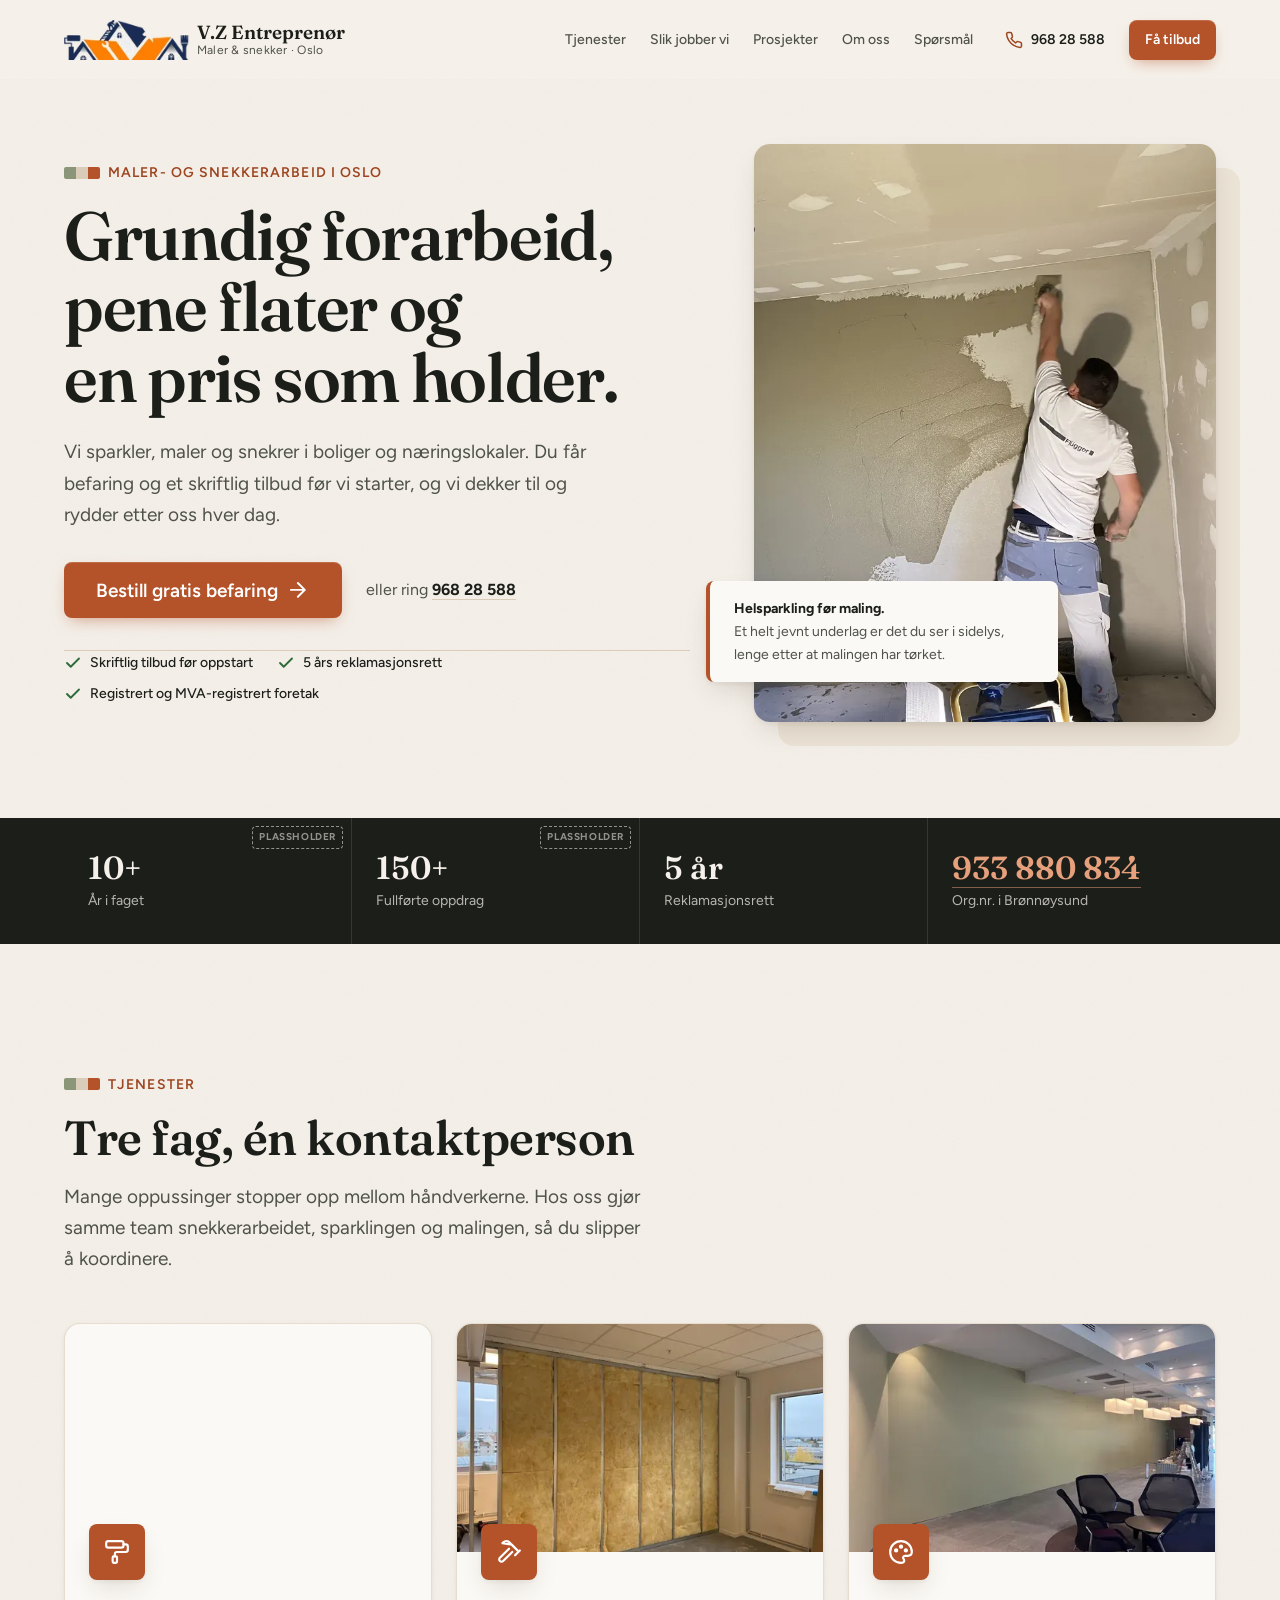
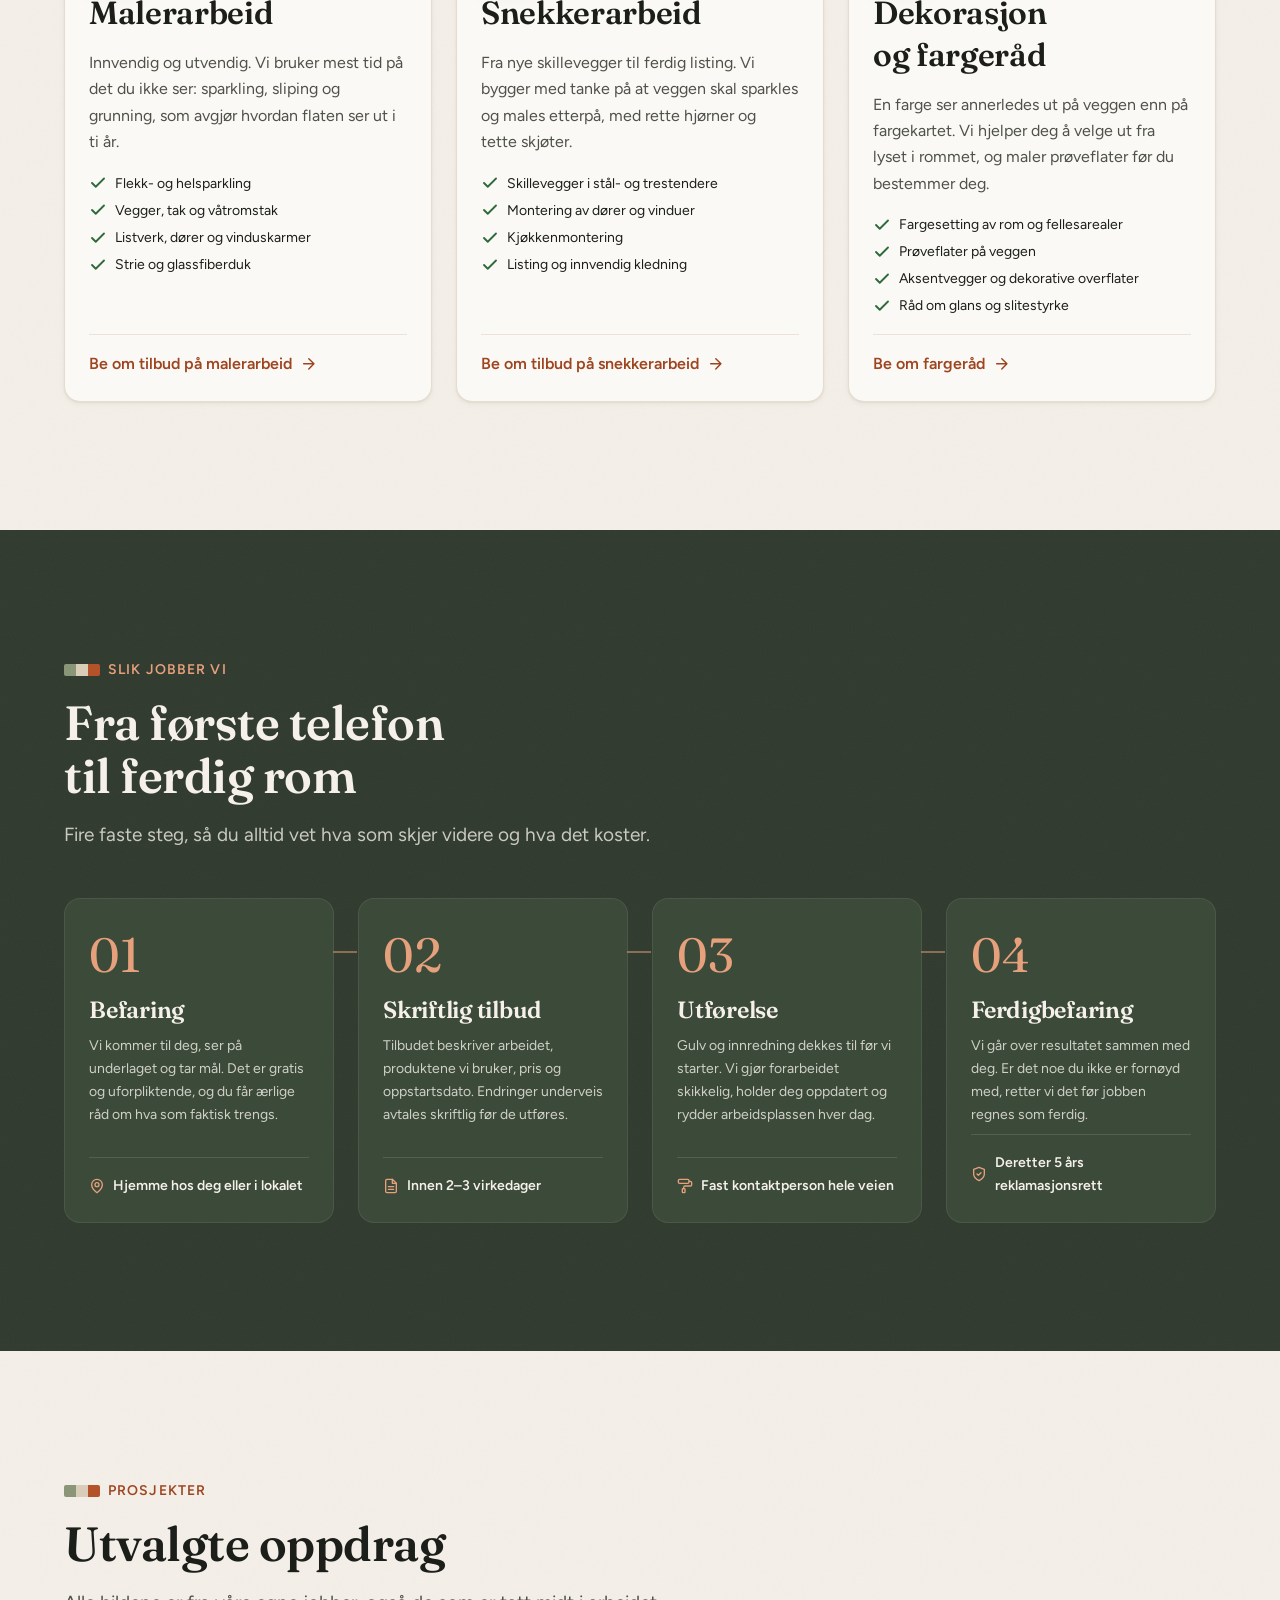
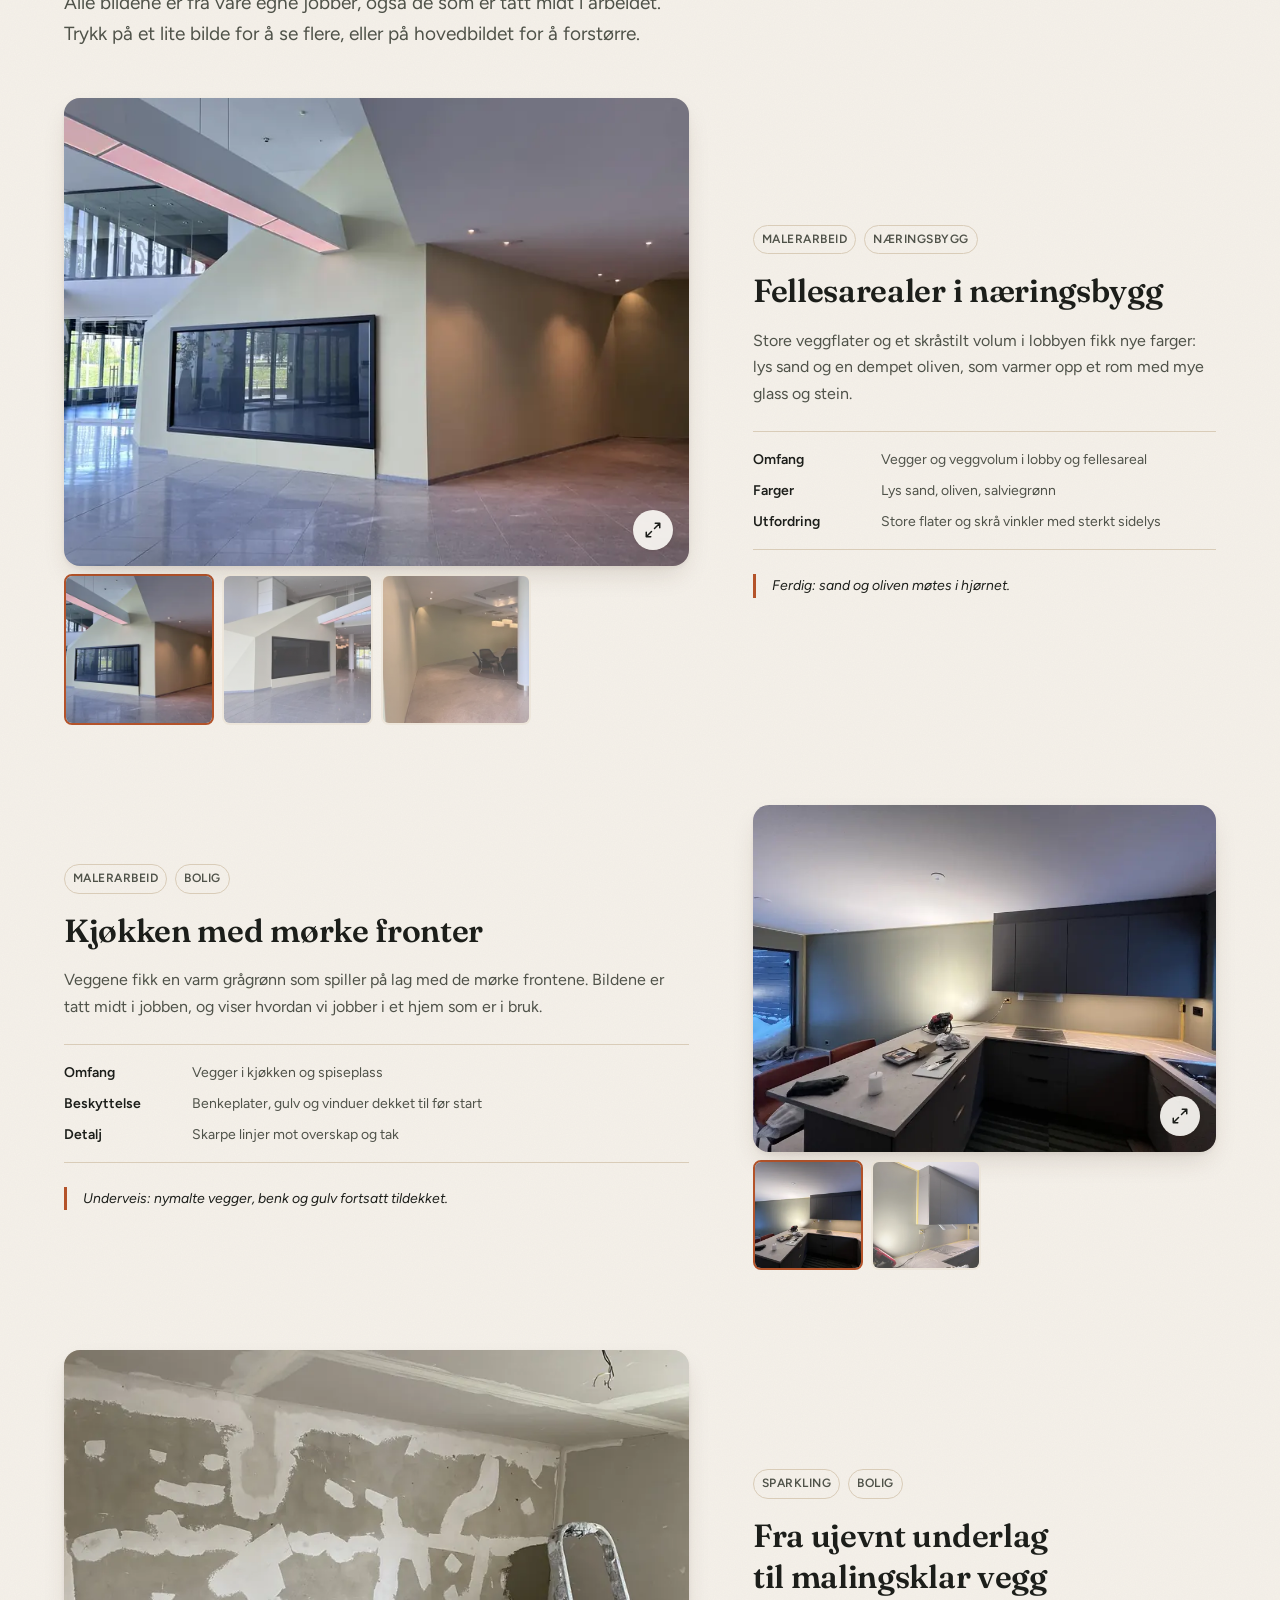
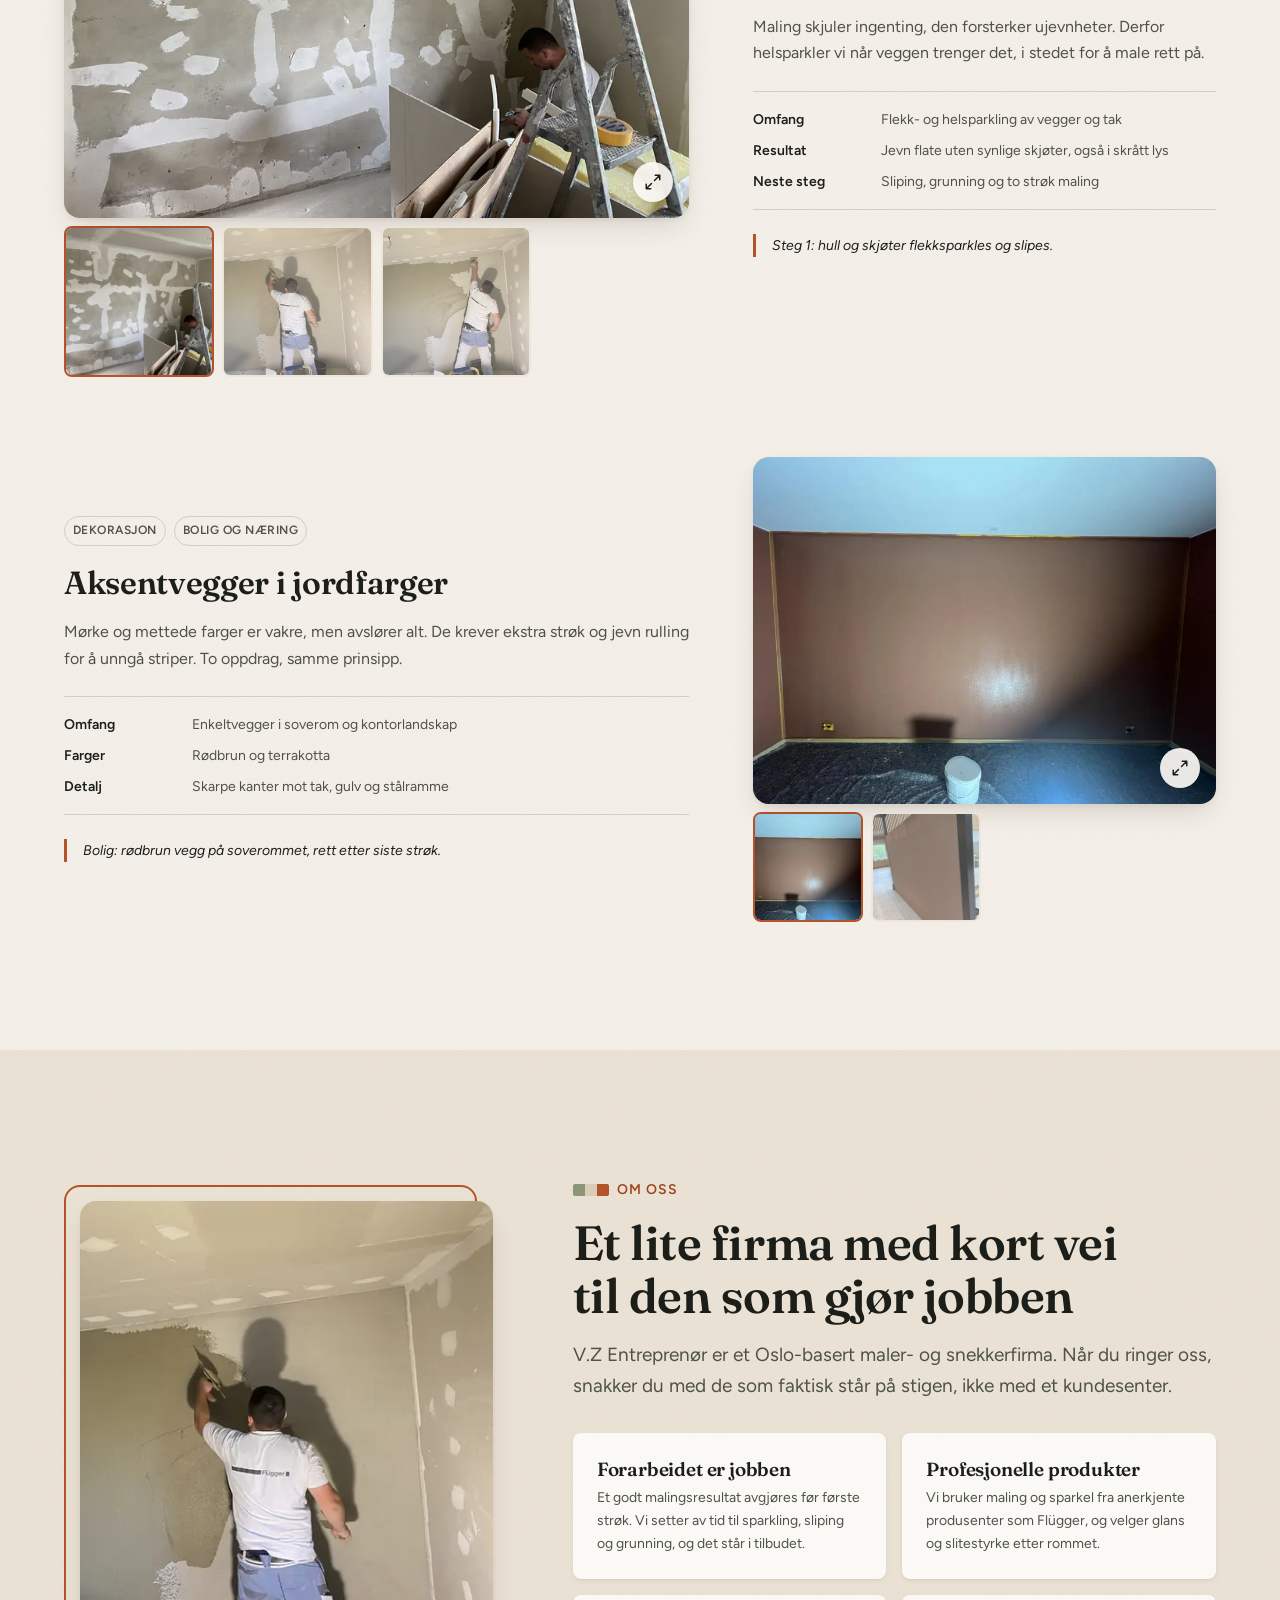
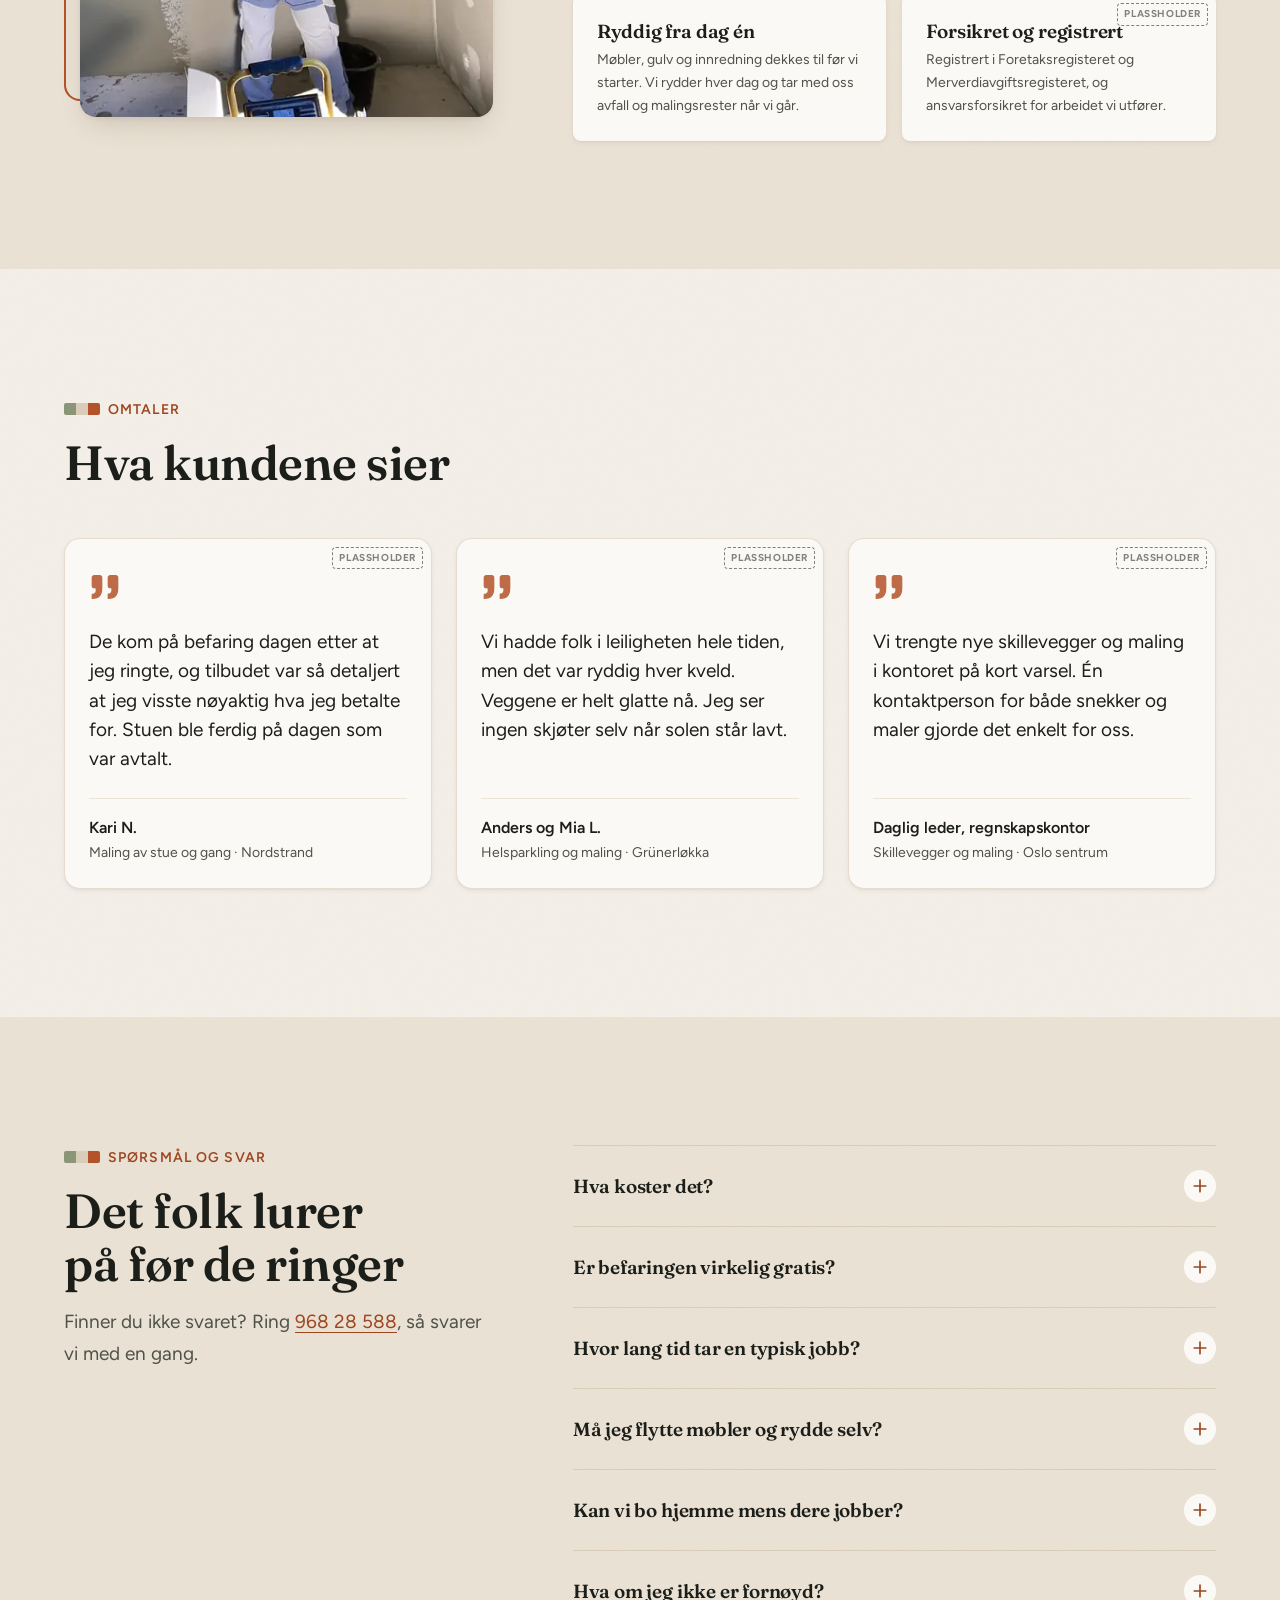
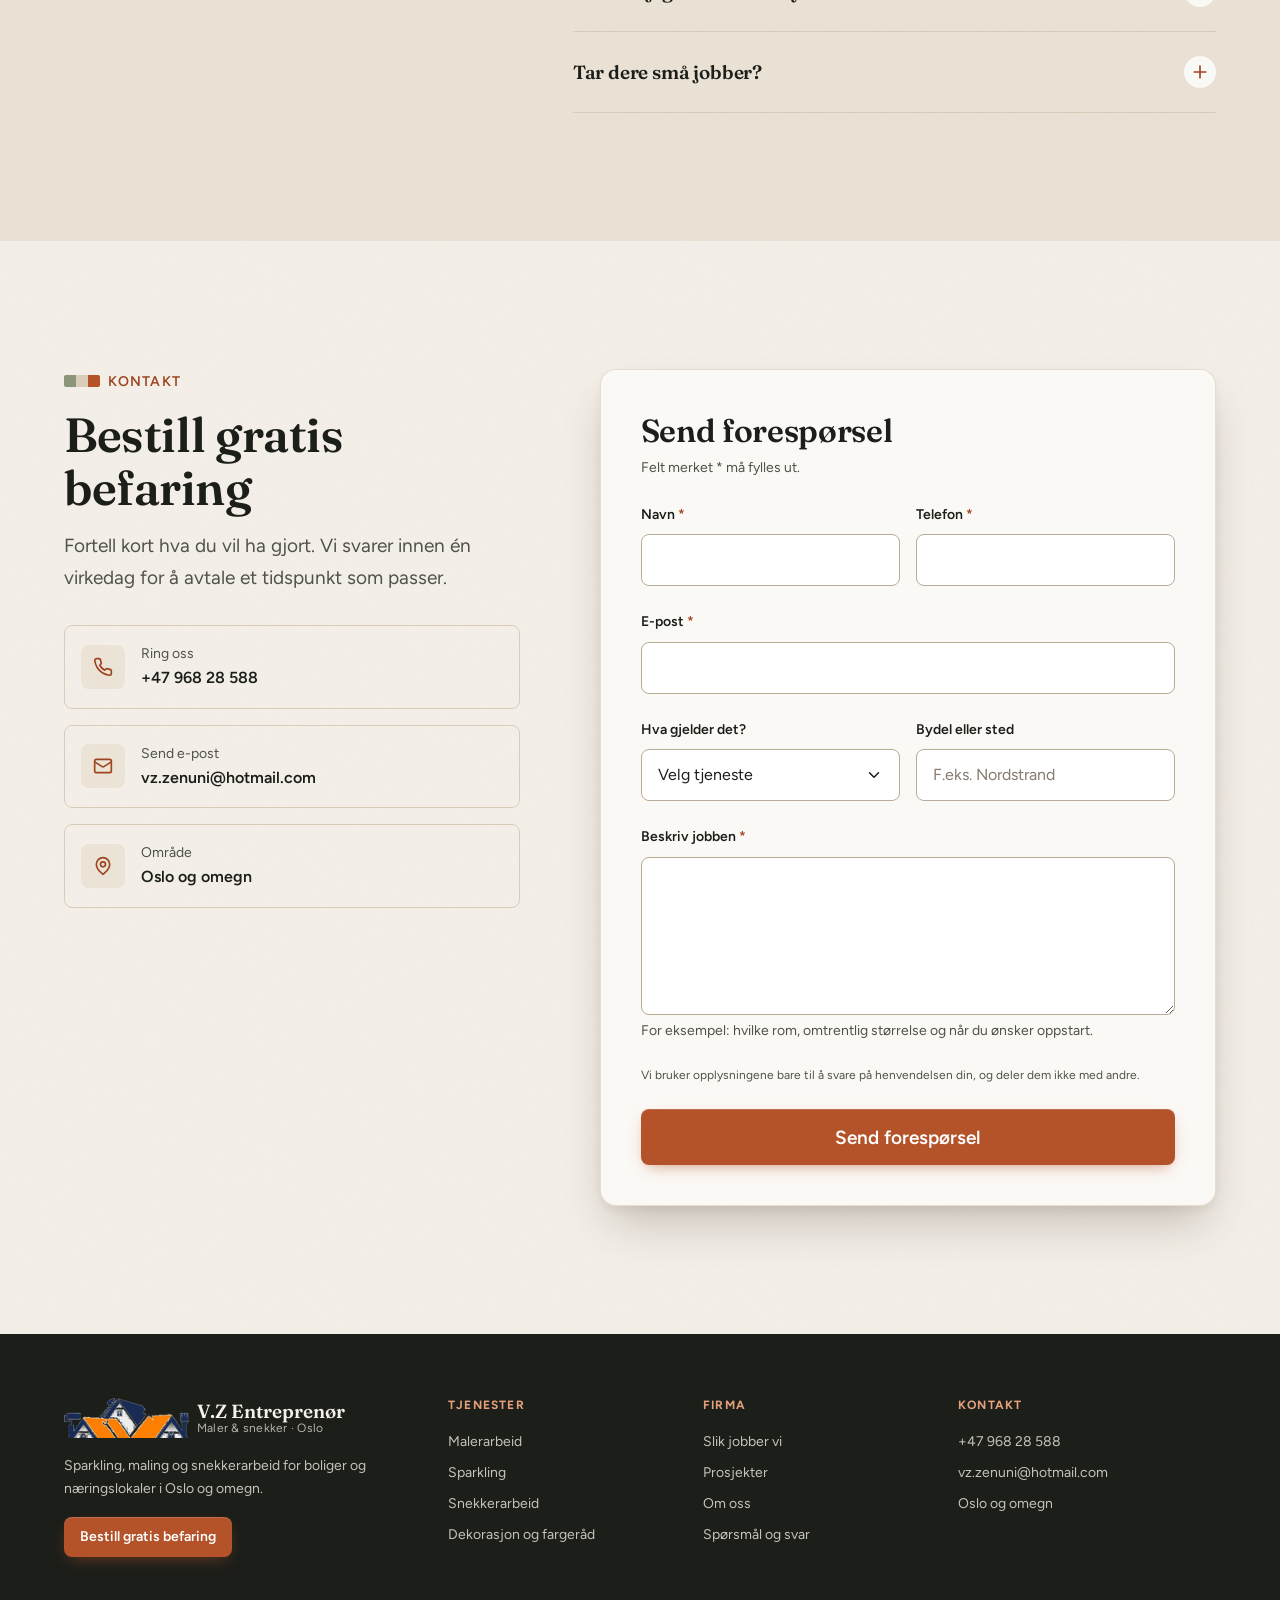
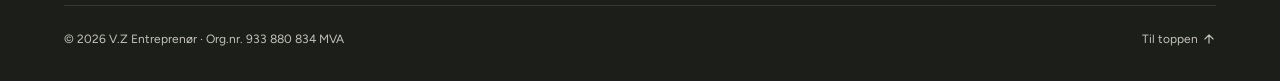
<file: index.html>
<!DOCTYPE html>
<html lang="nb">
<head>
  <meta charset="UTF-8">
  <meta name="viewport" content="width=device-width, initial-scale=1">

  <!--
    INNHOLD SOM MÅ BEKREFTES FØR LANSERING
    Alt merket med class="is-placeholder" vises med en synlig «Plassholder»-etikett.
    I tillegg bør disse påstandene i teksten bekreftes av V.Z (søk etter «BEKREFT»):
      - Antall år i faget og antall fullførte oppdrag (tillitslinjen)
      - Ansvarsforsikring
      - Gratis befaring, og svartid (1 virkedag) / tilbudstid (2–3 virkedager)
      - Tidsestimater i FAQ
      - Bruk av Flügger-produkter
    Hentet fra Enhetsregisteret (sjekket 2026-09): org.nr. 933 880 834, MVA-registrert, 0580 Oslo.
  -->

  <title>Maler og snekker i Oslo | V.Z Entreprenør – sparkling, maling og snekkerarbeid</title>
  <meta name="description" content="V.Z Entreprenør utfører malerarbeid, sparkling og snekkerarbeid for boliger og næringslokaler i Oslo. Gratis befaring, skriftlig tilbud og 5 års reklamasjonsrett.">
  <link rel="canonical" href="https://qkarpuzi.github.io/V.Z-Entreprenor/">
  <meta name="google-site-verification" content="4elAn1VOrxXYviuZuwuYCIWoDxabypgnGjEoeXTl2sg">
  <meta name="theme-color" content="#f5f1ea">

  <!-- Open Graph / sosial deling -->
  <meta property="og:type" content="website">
  <meta property="og:locale" content="nb_NO">
  <meta property="og:site_name" content="V.Z Entreprenør">
  <meta property="og:title" content="Maler og snekker i Oslo – V.Z Entreprenør">
  <meta property="og:description" content="Sparkling, maling og snekkerarbeid for hjem og bedrift. Gratis befaring og skriftlig tilbud.">
  <meta property="og:url" content="https://qkarpuzi.github.io/V.Z-Entreprenor/">
  <meta property="og:image" content="https://qkarpuzi.github.io/V.Z-Entreprenor/assets/img/og-image.jpg">
  <meta property="og:image:width" content="1200">
  <meta property="og:image:height" content="630">
  <meta property="og:image:alt" content="Håndverker fra V.Z Entreprenør helsparkler en vegg, med teksten «Maler og snekker i Oslo».">
  <meta name="twitter:card" content="summary_large_image">

  <!-- Ikoner -->
  <link rel="icon" href="favicon.ico" sizes="48x48">
  <link rel="icon" href="assets/img/favicon.svg" type="image/svg+xml">
  <link rel="apple-touch-icon" href="assets/img/apple-touch-icon.png">
  <link rel="manifest" href="site.webmanifest">

  <!-- Fonter: preconnect + display=swap, så tekst vises med en gang -->
  <link rel="preconnect" href="https://fonts.googleapis.com">
  <link rel="preconnect" href="https://fonts.gstatic.com" crossorigin>
  <link rel="stylesheet" href="https://fonts.googleapis.com/css2?family=Figtree:wght@400;500;600;700&family=Fraunces:opsz,wght@9..144,500;9..144,600&display=swap">

  <!-- Heltebildet er LCP-elementet: hent det tidlig -->
  <link rel="preload" as="image" type="image/webp"
        imagesrcset="assets/img/helsparkling-arbeid-480.webp 480w, assets/img/helsparkling-arbeid-800.webp 800w, assets/img/helsparkling-arbeid-1200.webp 1200w"
        imagesizes="(min-width: 1024px) 40vw, 100vw">

  <link rel="stylesheet" href="assets/css/styles.css">
  <script src="assets/js/main.js" defer></script>

  <!-- Strukturerte data (LocalBusiness) for Google -->
  <script type="application/ld+json">
  {
    "@context": "https://schema.org",
    "@type": ["HousePainter", "GeneralContractor"],
    "@id": "https://qkarpuzi.github.io/V.Z-Entreprenor/#business",
    "name": "V.Z Entreprenør",
    "legalName": "VZ Entreprenør Vlora Zenuni",
    "url": "https://qkarpuzi.github.io/V.Z-Entreprenor/",
    "logo": "https://qkarpuzi.github.io/V.Z-Entreprenor/assets/img/icon-512.png",
    "image": "https://qkarpuzi.github.io/V.Z-Entreprenor/assets/img/og-image.jpg",
    "description": "Malerarbeid, sparkling, snekkerarbeid og fargeråd for boliger og næringslokaler i Oslo.",
    "telephone": "+4796828588",
    "email": "vz.zenuni@hotmail.com",
    "taxID": "933880834",
    "vatID": "NO933880834MVA",
    "address": {
      "@type": "PostalAddress",
      "postalCode": "0580",
      "addressLocality": "Oslo",
      "addressCountry": "NO"
    },
    "areaServed": [
      { "@type": "City", "name": "Oslo" },
      { "@type": "AdministrativeArea", "name": "Akershus" }
    ],
    "hasOfferCatalog": {
      "@type": "OfferCatalog",
      "name": "Tjenester",
      "itemListElement": [
        { "@type": "Offer", "itemOffered": { "@type": "Service", "name": "Malerarbeid", "description": "Sparkling og maling av vegger, tak, listverk og dører, innvendig og utvendig." } },
        { "@type": "Offer", "itemOffered": { "@type": "Service", "name": "Snekkerarbeid", "description": "Skillevegger, montering av dører, vinduer og kjøkken, listing og kledning." } },
        { "@type": "Offer", "itemOffered": { "@type": "Service", "name": "Dekorasjon og fargeråd", "description": "Fargesetting, fargeprøver og dekorative overflater for hjem og næringslokaler." } }
      ]
    }
  }
  </script>
</head>
<body>
  <a class="skip-link" href="#main">Hopp til innhold</a>

  <!-- Ikonsett (inline SVG): erstatter Font Awesome (~100 kB CSS + fonter) -->
  <svg class="sprite" aria-hidden="true" focusable="false">
    <symbol id="i-phone" viewBox="0 0 24 24"><path d="M22 16.92v3a2 2 0 0 1-2.18 2 19.8 19.8 0 0 1-8.63-3.07 19.5 19.5 0 0 1-6-6A19.8 19.8 0 0 1 2.12 4.18 2 2 0 0 1 4.11 2h3a2 2 0 0 1 2 1.72c.13.96.36 1.9.7 2.81a2 2 0 0 1-.45 2.11L8.09 9.91a16 16 0 0 0 6 6l1.27-1.27a2 2 0 0 1 2.11-.45c.9.34 1.85.57 2.81.7A2 2 0 0 1 22 16.92z"/></symbol>
    <symbol id="i-mail" viewBox="0 0 24 24"><rect x="2" y="4" width="20" height="16" rx="2"/><path d="m22 7-8.97 5.7a1.94 1.94 0 0 1-2.06 0L2 7"/></symbol>
    <symbol id="i-pin" viewBox="0 0 24 24"><path d="M20 10c0 6-8 12-8 12s-8-6-8-12a8 8 0 0 1 16 0Z"/><circle cx="12" cy="10" r="3"/></symbol>
    <symbol id="i-check" viewBox="0 0 24 24"><path d="M20 6 9 17l-5-5"/></symbol>
    <symbol id="i-arrow" viewBox="0 0 24 24"><path d="M5 12h14M12 5l7 7-7 7"/></symbol>
    <symbol id="i-menu" viewBox="0 0 24 24"><path d="M4 7h16M4 12h16M4 17h16"/></symbol>
    <symbol id="i-close" viewBox="0 0 24 24"><path d="M18 6 6 18M6 6l12 12"/></symbol>
    <symbol id="i-shield" viewBox="0 0 24 24"><path d="M12 22s8-4 8-10V5l-8-3-8 3v7c0 6 8 10 8 10z"/><path d="m9 12 2 2 4-4"/></symbol>
    <symbol id="i-file" viewBox="0 0 24 24"><path d="M14 2H6a2 2 0 0 0-2 2v16a2 2 0 0 0 2 2h12a2 2 0 0 0 2-2V8z"/><path d="M14 2v6h6M16 13H8M16 17H8"/></symbol>
    <symbol id="i-roller" viewBox="0 0 24 24"><rect x="2" y="2" width="16" height="6" rx="2"/><path d="M10 16v-2a2 2 0 0 1 2-2h8a2 2 0 0 0 2-2V7a2 2 0 0 0-2-2h-2"/><rect x="8" y="16" width="4" height="6" rx="1"/></symbol>
    <symbol id="i-hammer" viewBox="0 0 24 24"><path d="m15 12-8.4 8.4a2.1 2.1 0 1 1-3-3L12 9"/><path d="M17.6 15 22 10.6M20.9 11.7 12.3 3.1a4 4 0 0 0-5.6 0L6 3.8l8.5 1.4 5.3 5.3"/></symbol>
    <symbol id="i-palette" viewBox="0 0 24 24"><path d="M12 22a10 10 0 1 1 10-10c0 2.5-2 3.5-4 3.5h-2.2a1.8 1.8 0 0 0-1.3 3.1c.3.4.5.8.5 1.3 0 1.2-1 2.1-3 2.1z"/><circle cx="7.5" cy="10.5" r="1"/><circle cx="12" cy="7" r="1"/><circle cx="16.5" cy="10.5" r="1"/></symbol>
    <symbol id="i-plus" viewBox="0 0 24 24"><path d="M12 5v14M5 12h14"/></symbol>
    <symbol id="i-expand" viewBox="0 0 24 24"><path d="M15 3h6v6M9 21H3v-6M21 3l-7 7M3 21l7-7"/></symbol>
    <symbol id="i-quote" viewBox="0 0 24 24"><path d="M3 21c3 0 7-1 7-8V5c0-1.25-.76-2-2-2H4c-1.25 0-2 .75-2 1.97V11c0 1.25.75 2 2 2 1 0 1 0 1 1v1c0 1-1 2-2 2s-1 .01-1 1.03V20c0 1 0 1 1 1zM15 21c3 0 7-1 7-8V5c0-1.25-.76-2-2-2h-4c-1.25 0-2 .75-2 1.97V11c0 1.25.75 2 2 2h.75c0 2.25.25 4-2.75 4v3c0 1 0 1 1 1z"/></symbol>
  </svg>

  <!-- ============ HEADER ============ -->
  <header class="site-header" id="top" data-header>
    <div class="container site-header__inner">
      <a class="brand" href="#top" aria-label="V.Z Entreprenør – til toppen av siden">
        <picture>
          <source type="image/webp" srcset="assets/img/logo-mark-48.webp 1x, assets/img/logo-mark-96.webp 2x">
          <img class="brand__mark" src="assets/img/logo-mark-48.png" srcset="assets/img/logo-mark-96.png 2x" width="150" height="48" alt="">
        </picture>
        <span class="brand__text">
          <span class="brand__name">V.Z Entreprenør</span>
          <span class="brand__tag">Maler &amp; snekker · Oslo</span>
        </span>
      </a>

      <button class="nav-toggle" type="button" aria-expanded="false" aria-controls="site-nav" data-nav-toggle>
        <svg class="icon" aria-hidden="true"><use href="#i-menu"/></svg>
        <span class="visually-hidden" data-nav-toggle-label>Åpne meny</span>
      </button>

      <nav class="site-nav" id="site-nav" aria-label="Hovedmeny" data-nav>
        <ul class="site-nav__list">
          <li><a href="#tjenester">Tjenester</a></li>
          <li><a href="#prosess">Slik jobber vi</a></li>
          <li><a href="#prosjekter">Prosjekter</a></li>
          <li><a href="#om-oss">Om oss</a></li>
          <li><a href="#sporsmal">Spørsmål</a></li>
        </ul>
        <div class="site-nav__actions">
          <a class="site-nav__phone" href="tel:+4796828588">
            <svg class="icon" aria-hidden="true"><use href="#i-phone"/></svg>968 28 588
          </a>
          <a class="btn btn--primary btn--sm" href="#kontakt">Få tilbud</a>
        </div>
      </nav>
    </div>
  </header>
  <div class="nav-backdrop" data-nav-backdrop hidden></div>

  <main id="main">

    <!-- ============ HERO ============ -->
    <section class="hero" aria-labelledby="hero-title">
      <div class="container hero__grid">
        <div class="hero__content">
          <p class="eyebrow"><span class="swatches" aria-hidden="true"></span>Maler- og snekkerarbeid i Oslo</p>
          <h1 class="hero__title" id="hero-title">Grundig forarbeid, pene flater og en&nbsp;pris som&nbsp;holder.</h1>
          <p class="hero__lead">Vi sparkler, maler og snekrer i boliger og næringslokaler. Du får befaring og et skriftlig tilbud før vi starter, og vi dekker til og rydder etter oss hver dag.</p>

          <div class="hero__actions">
            <a class="btn btn--primary btn--lg" href="#kontakt">
              Bestill gratis befaring
              <svg class="icon" aria-hidden="true"><use href="#i-arrow"/></svg>
            </a>
            <a class="link-quiet" href="tel:+4796828588">eller ring <strong>968 28 588</strong></a>
          </div>

          <ul class="checklist hero__checks">
            <li><svg class="icon" aria-hidden="true"><use href="#i-check"/></svg>Skriftlig tilbud før oppstart</li>
            <li><svg class="icon" aria-hidden="true"><use href="#i-check"/></svg>5 års reklamasjonsrett</li>
            <li><svg class="icon" aria-hidden="true"><use href="#i-check"/></svg>Registrert og MVA-registrert foretak</li>
          </ul>
        </div>

        <figure class="hero__media">
          <picture>
            <source type="image/webp"
                    srcset="assets/img/helsparkling-arbeid-480.webp 480w, assets/img/helsparkling-arbeid-800.webp 800w, assets/img/helsparkling-arbeid-1200.webp 1200w"
                    sizes="(min-width: 1024px) 40vw, 100vw">
            <img src="assets/img/helsparkling-arbeid-800.jpg"
                 srcset="assets/img/helsparkling-arbeid-480.jpg 480w, assets/img/helsparkling-arbeid-800.jpg 800w, assets/img/helsparkling-arbeid-1200.jpg 1200w"
                 sizes="(min-width: 1024px) 40vw, 100vw"
                 width="800" height="891" fetchpriority="high" decoding="async"
                 alt="Håndverker i hvit arbeidsbukse og Flügger-t-skjorte helsparkler en ny vegg med stålbrett, sett bakfra.">
          </picture>
          <figcaption class="hero__caption">
            <strong>Helsparkling før maling.</strong>
            Et helt jevnt underlag er det du ser i sidelys, lenge etter at malingen har tørket.
          </figcaption>
        </figure>
      </div>
    </section>

    <!-- ============ TILLIT / NØKKELTALL ============ -->
    <section class="trust" aria-label="Nøkkeltall og garantier">
      <div class="container">
        <dl class="trust__list">
          <!-- BEKREFT: antall år og oppdrag -->
          <div class="trust__item is-placeholder">
            <dt>År i faget</dt>
            <dd>10+</dd>
          </div>
          <div class="trust__item is-placeholder">
            <dt>Fullførte oppdrag</dt>
            <dd>150+</dd>
          </div>
          <div class="trust__item">
            <dt>Reklamasjonsrett</dt>
            <dd>5 år</dd>
          </div>
          <div class="trust__item">
            <dt>Org.nr. i Brønnøysund</dt>
            <dd><a href="https://virksomhet.brreg.no/nb/oppslag/enheter/933880834" rel="noopener" target="_blank">933 880 834<span class="visually-hidden"> (åpnes i ny fane)</span></a></dd>
          </div>
        </dl>
      </div>
    </section>

    <!-- ============ TJENESTER ============ -->
    <section class="section" id="tjenester" aria-labelledby="tjenester-title">
      <div class="container">
        <header class="section-head">
          <p class="eyebrow"><span class="swatches" aria-hidden="true"></span>Tjenester</p>
          <h2 class="section-title" id="tjenester-title">Tre fag, én kontaktperson</h2>
          <p class="section-lead">Mange oppussinger stopper opp mellom håndverkerne. Hos oss gjør samme team snekkerarbeidet, sparklingen og malingen, så du slipper å koordinere.</p>
        </header>

        <div class="services">
          <article class="service-card" id="malerarbeid">
            <div class="service-card__media">
              <picture>
                <source type="image/webp" srcset="assets/img/lobby-sand-og-oliven-480.webp 480w, assets/img/lobby-sand-og-oliven-800.webp 800w" sizes="(min-width: 1024px) 380px, (min-width: 768px) 50vw, 100vw">
                <img src="assets/img/lobby-sand-og-oliven-800.jpg" srcset="assets/img/lobby-sand-og-oliven-480.jpg 480w, assets/img/lobby-sand-og-oliven-800.jpg 800w" sizes="(min-width: 1024px) 380px, (min-width: 768px) 50vw, 100vw"
                     width="800" height="599" loading="lazy" decoding="async"
                     alt="Nymalte vegger i lys sand og dempet oliven i lobbyen til et næringsbygg, med et stort innfelt vindu.">
              </picture>
            </div>
            <div class="service-card__body">
              <span class="service-card__icon" aria-hidden="true"><svg class="icon"><use href="#i-roller"/></svg></span>
              <h3 class="service-card__title">Malerarbeid</h3>
              <p>Innvendig og utvendig. Vi bruker mest tid på det du ikke ser: sparkling, sliping og grunning, som avgjør hvordan flaten ser ut i ti år.</p>
              <ul class="checklist checklist--compact">
                <li><svg class="icon" aria-hidden="true"><use href="#i-check"/></svg>Flekk- og helsparkling</li>
                <li><svg class="icon" aria-hidden="true"><use href="#i-check"/></svg>Vegger, tak og våtromstak</li>
                <li><svg class="icon" aria-hidden="true"><use href="#i-check"/></svg>Listverk, dører og vinduskarmer</li>
                <li><svg class="icon" aria-hidden="true"><use href="#i-check"/></svg>Strie og glassfiberduk</li>
              </ul>
              <a class="card-link" href="#kontakt" data-service="Malerarbeid">Be om tilbud på malerarbeid<svg class="icon" aria-hidden="true"><use href="#i-arrow"/></svg></a>
            </div>
          </article>

          <article class="service-card" id="snekkerarbeid">
            <div class="service-card__media">
              <picture>
                <source type="image/webp" srcset="assets/img/skillevegg-stenderverk-480.webp 480w, assets/img/skillevegg-stenderverk-800.webp 800w" sizes="(min-width: 1024px) 380px, (min-width: 768px) 50vw, 100vw">
                <img src="assets/img/skillevegg-stenderverk-800.jpg" srcset="assets/img/skillevegg-stenderverk-480.jpg 480w, assets/img/skillevegg-stenderverk-800.jpg 800w" sizes="(min-width: 1024px) 380px, (min-width: 768px) 50vw, 100vw"
                     width="800" height="599" loading="lazy" decoding="async"
                     alt="Ny skillevegg under bygging i et kontor: stålstendere med isolasjon, klar for gipsplater.">
              </picture>
            </div>
            <div class="service-card__body">
              <span class="service-card__icon" aria-hidden="true"><svg class="icon"><use href="#i-hammer"/></svg></span>
              <h3 class="service-card__title">Snekkerarbeid</h3>
              <p>Fra nye skillevegger til ferdig listing. Vi bygger med tanke på at veggen skal sparkles og males etterpå, med rette hjørner og tette skjøter.</p>
              <ul class="checklist checklist--compact">
                <li><svg class="icon" aria-hidden="true"><use href="#i-check"/></svg>Skillevegger i stål- og trestendere</li>
                <li><svg class="icon" aria-hidden="true"><use href="#i-check"/></svg>Montering av dører og vinduer</li>
                <li><svg class="icon" aria-hidden="true"><use href="#i-check"/></svg>Kjøkkenmontering</li>
                <li><svg class="icon" aria-hidden="true"><use href="#i-check"/></svg>Listing og innvendig kledning</li>
              </ul>
              <a class="card-link" href="#kontakt" data-service="Snekkerarbeid">Be om tilbud på snekkerarbeid<svg class="icon" aria-hidden="true"><use href="#i-arrow"/></svg></a>
            </div>
          </article>

          <article class="service-card" id="dekorasjon">
            <div class="service-card__media">
              <picture>
                <source type="image/webp" srcset="assets/img/lobby-gronn-vegg-oversikt-480.webp 480w, assets/img/lobby-gronn-vegg-oversikt-800.webp 800w" sizes="(min-width: 1024px) 380px, (min-width: 768px) 50vw, 100vw">
                <img src="assets/img/lobby-gronn-vegg-oversikt-800.jpg" srcset="assets/img/lobby-gronn-vegg-oversikt-480.jpg 480w, assets/img/lobby-gronn-vegg-oversikt-800.jpg 800w" sizes="(min-width: 1024px) 380px, (min-width: 768px) 50vw, 100vw"
                     width="800" height="599" loading="lazy" decoding="async"
                     alt="Lang vegg malt i salviegrønt i et fellesareal, med sorte lenestoler og hvite taklamper.">
              </picture>
            </div>
            <div class="service-card__body">
              <span class="service-card__icon" aria-hidden="true"><svg class="icon"><use href="#i-palette"/></svg></span>
              <h3 class="service-card__title">Dekorasjon og fargeråd</h3>
              <p>En farge ser annerledes ut på veggen enn på fargekartet. Vi hjelper deg å velge ut fra lyset i rommet, og maler prøveflater før du bestemmer deg.</p>
              <ul class="checklist checklist--compact">
                <li><svg class="icon" aria-hidden="true"><use href="#i-check"/></svg>Fargesetting av rom og fellesarealer</li>
                <li><svg class="icon" aria-hidden="true"><use href="#i-check"/></svg>Prøveflater på veggen</li>
                <li><svg class="icon" aria-hidden="true"><use href="#i-check"/></svg>Aksentvegger og dekorative overflater</li>
                <li><svg class="icon" aria-hidden="true"><use href="#i-check"/></svg>Råd om glans og slitestyrke</li>
              </ul>
              <a class="card-link" href="#kontakt" data-service="Dekorasjon og fargeråd">Be om fargeråd<svg class="icon" aria-hidden="true"><use href="#i-arrow"/></svg></a>
            </div>
          </article>
        </div>
      </div>
    </section>

    <!-- ============ PROSESS ============ -->
    <section class="section section--dark" id="prosess" aria-labelledby="prosess-title">
      <div class="container">
        <header class="section-head">
          <p class="eyebrow eyebrow--light"><span class="swatches" aria-hidden="true"></span>Slik jobber vi</p>
          <h2 class="section-title" id="prosess-title">Fra første telefon til ferdig rom</h2>
          <p class="section-lead">Fire faste steg, så du alltid vet hva som skjer videre og hva det koster.</p>
        </header>

        <ol class="process">
          <li class="process__step">
            <span class="process__num" aria-hidden="true">01</span>
            <h3 class="process__title">Befaring</h3>
            <p>Vi kommer til deg, ser på underlaget og tar mål. Det er gratis og uforpliktende, og du får ærlige råd om hva som faktisk trengs.</p>
            <p class="process__meta"><svg class="icon" aria-hidden="true"><use href="#i-pin"/></svg>Hjemme hos deg eller i lokalet</p>
          </li>
          <li class="process__step">
            <span class="process__num" aria-hidden="true">02</span>
            <h3 class="process__title">Skriftlig tilbud</h3>
            <p>Tilbudet beskriver arbeidet, produktene vi bruker, pris og oppstartsdato. Endringer underveis avtales skriftlig før de utføres.</p>
            <!-- BEKREFT: tilbudstid -->
            <p class="process__meta"><svg class="icon" aria-hidden="true"><use href="#i-file"/></svg>Innen 2–3 virkedager</p>
          </li>
          <li class="process__step">
            <span class="process__num" aria-hidden="true">03</span>
            <h3 class="process__title">Utførelse</h3>
            <p>Gulv og innredning dekkes til før vi starter. Vi gjør forarbeidet skikkelig, holder deg oppdatert og rydder arbeidsplassen hver dag.</p>
            <p class="process__meta"><svg class="icon" aria-hidden="true"><use href="#i-roller"/></svg>Fast kontaktperson hele veien</p>
          </li>
          <li class="process__step">
            <span class="process__num" aria-hidden="true">04</span>
            <h3 class="process__title">Ferdigbefaring</h3>
            <p>Vi går over resultatet sammen med deg. Er det noe du ikke er fornøyd med, retter vi det før jobben regnes som ferdig.</p>
            <p class="process__meta"><svg class="icon" aria-hidden="true"><use href="#i-shield"/></svg>Deretter 5 års reklamasjonsrett</p>
          </li>
        </ol>
      </div>
    </section>

    <!-- ============ PROSJEKTER / CASE ============ -->
    <section class="section" id="prosjekter" aria-labelledby="prosjekter-title">
      <div class="container">
        <header class="section-head">
          <p class="eyebrow"><span class="swatches" aria-hidden="true"></span>Prosjekter</p>
          <h2 class="section-title" id="prosjekter-title">Utvalgte oppdrag</h2>
          <p class="section-lead">Alle bildene er fra våre egne jobber, også de som er tatt midt i arbeidet. Trykk på et lite bilde for å se flere, eller på hovedbildet for å forstørre.</p>
        </header>

        <div class="cases">
          <!-- Case 1 -->
          <article class="case" data-case>
            <div class="case__gallery">
              <button class="case__main" type="button" data-case-open aria-label="Forstørr bildet">
                <picture>
                  <source type="image/webp" srcset="assets/img/lobby-sand-og-oliven-800.webp 800w, assets/img/lobby-sand-og-oliven-1200.webp 1200w" sizes="(min-width: 1024px) 640px, 100vw" data-case-source>
                  <img src="assets/img/lobby-sand-og-oliven-800.jpg" width="800" height="599" loading="lazy" decoding="async" data-case-img
                       alt="Lobby i næringsbygg med skråstilt veggvolum i lys sand og tilstøtende vegg i dempet oliven.">
                </picture>
                <span class="case__zoom" aria-hidden="true"><svg class="icon"><use href="#i-expand"/></svg></span>
              </button>
              <ul class="case__thumbs" aria-label="Flere bilder fra oppdraget">
                <li><button class="case__thumb" type="button" aria-pressed="true" data-src="lobby-sand-og-oliven" data-w="800" data-h="599" data-alt="Lobby i næringsbygg med skråstilt veggvolum i lys sand og tilstøtende vegg i dempet oliven." data-caption="Ferdig: sand og oliven møtes i hjørnet.">
                  <img src="assets/img/lobby-sand-og-oliven-480.webp" width="480" height="359" loading="lazy" alt="">
                  <span class="visually-hidden">Vis bilde 1</span></button></li>
                <li><button class="case__thumb" type="button" aria-pressed="false" data-src="lobby-sandfarget-volum" data-w="800" data-h="599" data-alt="Skråstilt veggvolum i lobbyen, jevnt malt i lys sand rundt et stort innfelt vindu." data-caption="Ferdig: skråflatene krever jevn påføring for å unngå skjolder i sidelys.">
                  <img src="assets/img/lobby-sandfarget-volum-480.webp" width="480" height="359" loading="lazy" alt="">
                  <span class="visually-hidden">Vis bilde 2</span></button></li>
                <li><button class="case__thumb" type="button" aria-pressed="false" data-src="lobby-gronn-vegg-sofagruppe" data-w="800" data-h="599" data-alt="Lang vegg i fellesarealet malt i salviegrønt, med sittegruppe og søyle i forgrunnen." data-caption="Ferdig: salviegrønn langvegg i fellesarealet.">
                  <img src="assets/img/lobby-gronn-vegg-sofagruppe-480.webp" width="480" height="359" loading="lazy" alt="">
                  <span class="visually-hidden">Vis bilde 3</span></button></li>
              </ul>
            </div>
            <div class="case__body">
              <p class="case__tags"><span class="tag">Malerarbeid</span><span class="tag">Næringsbygg</span></p>
              <h3 class="case__title">Fellesarealer i næringsbygg</h3>
              <p>Store veggflater og et skråstilt volum i lobbyen fikk nye farger: lys sand og en dempet oliven, som varmer opp et rom med mye glass og stein.</p>
              <dl class="case__facts">
                <div><dt>Omfang</dt><dd>Vegger og veggvolum i lobby og fellesareal</dd></div>
                <div><dt>Farger</dt><dd>Lys sand, oliven, salviegrønn</dd></div>
                <div><dt>Utfordring</dt><dd>Store flater og skrå vinkler med sterkt sidelys</dd></div>
              </dl>
              <p class="case__caption" data-case-caption aria-live="polite">Ferdig: sand og oliven møtes i hjørnet.</p>
            </div>
          </article>

          <!-- Case 2 -->
          <article class="case case--flip" data-case>
            <div class="case__gallery">
              <button class="case__main" type="button" data-case-open aria-label="Forstørr bildet">
                <picture>
                  <source type="image/webp" srcset="assets/img/kjokken-maling-oversikt-800.webp 800w, assets/img/kjokken-maling-oversikt-1200.webp 1200w" sizes="(min-width: 1024px) 640px, 100vw" data-case-source>
                  <img src="assets/img/kjokken-maling-oversikt-800.jpg" width="800" height="599" loading="lazy" decoding="async" data-case-img
                       alt="Kjøkken med mørke fronter under maling: veggene er nymalt i varm grågrønn, benkeplaten er dekket med plast.">
                </picture>
                <span class="case__zoom" aria-hidden="true"><svg class="icon"><use href="#i-expand"/></svg></span>
              </button>
              <ul class="case__thumbs" aria-label="Flere bilder fra oppdraget">
                <li><button class="case__thumb" type="button" aria-pressed="true" data-src="kjokken-maling-oversikt" data-w="800" data-h="599" data-alt="Kjøkken med mørke fronter under maling: veggene er nymalt i varm grågrønn, benkeplaten er dekket med plast." data-caption="Underveis: nymalte vegger, benk og gulv fortsatt tildekket.">
                  <img src="assets/img/kjokken-maling-oversikt-480.webp" width="480" height="359" loading="lazy" alt="">
                  <span class="visually-hidden">Vis bilde 1</span></button></li>
                <li><button class="case__thumb" type="button" aria-pressed="false" data-src="kjokken-maling-tildekket" data-w="800" data-h="600" data-alt="Nærbilde av kjøkkenvegg under overskap: tape langs skap og benk, plast over benkeplaten og arbeidslampe." data-caption="Underveis: tape og plast langs alle skap og benker gir skarpe linjer og null søl.">
                  <img src="assets/img/kjokken-maling-tildekket-480.webp" width="480" height="360" loading="lazy" alt="">
                  <span class="visually-hidden">Vis bilde 2</span></button></li>
              </ul>
            </div>
            <div class="case__body">
              <p class="case__tags"><span class="tag">Malerarbeid</span><span class="tag">Bolig</span></p>
              <h3 class="case__title">Kjøkken med mørke fronter</h3>
              <p>Veggene fikk en varm grågrønn som spiller på lag med de mørke frontene. Bildene er tatt midt i jobben, og viser hvordan vi jobber i et hjem som er i bruk.</p>
              <dl class="case__facts">
                <div><dt>Omfang</dt><dd>Vegger i kjøkken og spiseplass</dd></div>
                <div><dt>Beskyttelse</dt><dd>Benkeplater, gulv og vinduer dekket til før start</dd></div>
                <div><dt>Detalj</dt><dd>Skarpe linjer mot overskap og tak</dd></div>
              </dl>
              <p class="case__caption" data-case-caption aria-live="polite">Underveis: nymalte vegger, benk og gulv fortsatt tildekket.</p>
            </div>
          </article>

          <!-- Case 3 -->
          <article class="case" data-case>
            <div class="case__gallery">
              <button class="case__main" type="button" data-case-open aria-label="Forstørr bildet">
                <picture>
                  <source type="image/webp" srcset="assets/img/underlag-flekksparklet-800.webp 800w, assets/img/underlag-flekksparklet-1200.webp 1200w" sizes="(min-width: 1024px) 640px, 100vw" data-case-source>
                  <img src="assets/img/underlag-flekksparklet-800.jpg" width="800" height="600" loading="lazy" decoding="async" data-case-img
                       alt="Rom under oppussing: grå vegger med hvite sparkelflekker over skjøter og hull, gipsplater og en gardintrapp.">
                </picture>
                <span class="case__zoom" aria-hidden="true"><svg class="icon"><use href="#i-expand"/></svg></span>
              </button>
              <ul class="case__thumbs" aria-label="Flere bilder fra oppdraget">
                <li><button class="case__thumb" type="button" aria-pressed="true" data-src="underlag-flekksparklet" data-w="800" data-h="600" data-alt="Rom under oppussing: grå vegger med hvite sparkelflekker over skjøter og hull, gipsplater og en gardintrapp." data-caption="Steg 1: hull og skjøter flekksparkles og slipes.">
                  <img src="assets/img/underlag-flekksparklet-480.webp" width="480" height="360" loading="lazy" alt="">
                  <span class="visually-hidden">Vis bilde 1</span></button></li>
                <li><button class="case__thumb" type="button" aria-pressed="false" data-src="helsparkling-start" data-w="800" data-h="905" data-alt="Håndverker starter helsparkling av en vegg. Halve flaten har fått et tynt lag sparkel." data-caption="Steg 2: hele flaten får et tynt lag sparkel.">
                  <img src="assets/img/helsparkling-start-480.webp" width="480" height="543" loading="lazy" alt="">
                  <span class="visually-hidden">Vis bilde 2</span></button></li>
                <li><button class="case__thumb" type="button" aria-pressed="false" data-src="helsparkling-arbeid" data-w="800" data-h="891" data-alt="Håndverker strekker seg opp mot taket og drar sparkel over veggen med stålbrett." data-caption="Steg 2: sparkelen dras helt opp mot taket, så overgangen blir ren.">
                  <img src="assets/img/helsparkling-arbeid-480.webp" width="480" height="535" loading="lazy" alt="">
                  <span class="visually-hidden">Vis bilde 3</span></button></li>
              </ul>
            </div>
            <div class="case__body">
              <p class="case__tags"><span class="tag">Sparkling</span><span class="tag">Bolig</span></p>
              <h3 class="case__title">Fra ujevnt underlag til malingsklar vegg</h3>
              <p>Maling skjuler ingenting, den forsterker ujevnheter. Derfor helsparkler vi når veggen trenger det, i stedet for å male rett på.</p>
              <dl class="case__facts">
                <div><dt>Omfang</dt><dd>Flekk- og helsparkling av vegger og tak</dd></div>
                <div><dt>Resultat</dt><dd>Jevn flate uten synlige skjøter, også i skrått lys</dd></div>
                <div><dt>Neste steg</dt><dd>Sliping, grunning og to strøk maling</dd></div>
              </dl>
              <p class="case__caption" data-case-caption aria-live="polite">Steg 1: hull og skjøter flekksparkles og slipes.</p>
            </div>
          </article>

          <!-- Case 4 -->
          <article class="case case--flip" data-case>
            <div class="case__gallery">
              <button class="case__main" type="button" data-case-open aria-label="Forstørr bildet">
                <picture>
                  <source type="image/webp" srcset="assets/img/soverom-brun-vegg-800.webp 800w, assets/img/soverom-brun-vegg-1200.webp 1200w" sizes="(min-width: 1024px) 640px, 100vw" data-case-source>
                  <img src="assets/img/soverom-brun-vegg-800.jpg" width="800" height="599" loading="lazy" decoding="async" data-case-img
                       alt="Soveromsvegg nymalt i dyp rødbrun, med tape langs tak og gulv og en malingsspann på tildekket gulv.">
                </picture>
                <span class="case__zoom" aria-hidden="true"><svg class="icon"><use href="#i-expand"/></svg></span>
              </button>
              <ul class="case__thumbs" aria-label="Flere bilder fra oppdragene">
                <li><button class="case__thumb" type="button" aria-pressed="true" data-src="soverom-brun-vegg" data-w="800" data-h="599" data-alt="Soveromsvegg nymalt i dyp rødbrun, med tape langs tak og gulv og en malingsspann på tildekket gulv." data-caption="Bolig: rødbrun vegg på soverommet, rett etter siste strøk.">
                  <img src="assets/img/soverom-brun-vegg-480.webp" width="480" height="359" loading="lazy" alt="">
                  <span class="visually-hidden">Vis bilde 1</span></button></li>
                <li><button class="case__thumb" type="button" aria-pressed="false" data-src="kontor-terrakotta-vegg" data-w="800" data-h="1067" data-alt="Frittstående vegg i terrakotta med sort ramme i et kontorbygg med trespiler i taket." data-caption="Næring: frittstående terrakottavegg med sort ramme.">
                  <img src="assets/img/kontor-terrakotta-vegg-480.webp" width="480" height="640" loading="lazy" alt="">
                  <span class="visually-hidden">Vis bilde 2</span></button></li>
              </ul>
            </div>
            <div class="case__body">
              <p class="case__tags"><span class="tag">Dekorasjon</span><span class="tag">Bolig og næring</span></p>
              <h3 class="case__title">Aksentvegger i jordfarger</h3>
              <p>Mørke og mettede farger er vakre, men avslører alt. De krever ekstra strøk og jevn rulling for å unngå striper. To oppdrag, samme prinsipp.</p>
              <dl class="case__facts">
                <div><dt>Omfang</dt><dd>Enkeltvegger i soverom og kontorlandskap</dd></div>
                <div><dt>Farger</dt><dd>Rødbrun og terrakotta</dd></div>
                <div><dt>Detalj</dt><dd>Skarpe kanter mot tak, gulv og stålramme</dd></div>
              </dl>
              <p class="case__caption" data-case-caption aria-live="polite">Bolig: rødbrun vegg på soverommet, rett etter siste strøk.</p>
            </div>
          </article>
        </div>
      </div>
    </section>

    <!-- ============ OM OSS ============ -->
    <section class="section section--sand" id="om-oss" aria-labelledby="om-title">
      <div class="container about">
        <figure class="about__media">
          <picture>
            <source type="image/webp" srcset="assets/img/helsparkling-start-480.webp 480w, assets/img/helsparkling-start-800.webp 800w" sizes="(min-width: 1024px) 420px, (min-width: 768px) 50vw, 100vw">
            <img src="assets/img/helsparkling-start-800.jpg" srcset="assets/img/helsparkling-start-480.jpg 480w, assets/img/helsparkling-start-800.jpg 800w" sizes="(min-width: 1024px) 420px, (min-width: 768px) 50vw, 100vw"
                 width="800" height="905" loading="lazy" decoding="async"
                 alt="Håndverker i arbeidsklær sparkler en vegg med stålbrett, med skyggen sin kastet på veggen.">
          </picture>
        </figure>

        <div class="about__content">
          <p class="eyebrow"><span class="swatches" aria-hidden="true"></span>Om oss</p>
          <h2 class="section-title" id="om-title">Et lite firma med kort vei til den som gjør jobben</h2>
          <p class="section-lead">V.Z Entreprenør er et Oslo-basert maler- og snekkerfirma. Når du ringer oss, snakker du med de som faktisk står på stigen, ikke med et kundesenter.</p>

          <ul class="values">
            <li class="values__item">
              <h3 class="values__title">Forarbeidet er jobben</h3>
              <p>Et godt malingsresultat avgjøres før første strøk. Vi setter av tid til sparkling, sliping og grunning, og det står i tilbudet.</p>
            </li>
            <li class="values__item">
              <!-- BEKREFT: leverandør -->
              <h3 class="values__title">Profesjonelle produkter</h3>
              <p>Vi bruker maling og sparkel fra anerkjente produsenter som Flügger, og velger glans og slitestyrke etter rommet.</p>
            </li>
            <li class="values__item">
              <h3 class="values__title">Ryddig fra dag én</h3>
              <p>Møbler, gulv og innredning dekkes til før vi starter. Vi rydder hver dag og tar med oss avfall og malingsrester når vi går.</p>
            </li>
            <li class="values__item is-placeholder">
              <!-- BEKREFT: ansvarsforsikring -->
              <h3 class="values__title">Forsikret og registrert</h3>
              <p>Registrert i Foretaksregisteret og Merverdiavgiftsregisteret, og ansvarsforsikret for arbeidet vi utfører.</p>
            </li>
          </ul>
        </div>
      </div>
    </section>

    <!-- ============ OMTALER ============ -->
    <!--
      PLASSHOLDERE: Disse omtalene er eksempler. Bytt dem ut med ekte omtaler
      (med kundens tillatelse), og fjern class="is-placeholder" fra hver <figure>.
      Publiser aldri oppdiktede omtaler som ekte.
    -->
    <section class="section" id="omtaler" aria-labelledby="omtaler-title">
      <div class="container">
        <header class="section-head">
          <p class="eyebrow"><span class="swatches" aria-hidden="true"></span>Omtaler</p>
          <h2 class="section-title" id="omtaler-title">Hva kundene sier</h2>
        </header>

        <div class="reviews">
          <figure class="review is-placeholder">
            <svg class="review__mark" aria-hidden="true"><use href="#i-quote"/></svg>
            <blockquote class="review__quote">
              <p>De kom på befaring dagen etter at jeg ringte, og tilbudet var så detaljert at jeg visste nøyaktig hva jeg betalte for. Stuen ble ferdig på dagen som var avtalt.</p>
            </blockquote>
            <figcaption class="review__by">
              <span class="review__name">Kari N.</span>
              <span class="review__meta">Maling av stue og gang · Nordstrand</span>
            </figcaption>
          </figure>

          <figure class="review is-placeholder">
            <svg class="review__mark" aria-hidden="true"><use href="#i-quote"/></svg>
            <blockquote class="review__quote">
              <p>Vi hadde folk i leiligheten hele tiden, men det var ryddig hver kveld. Veggene er helt glatte nå. Jeg ser ingen skjøter selv når solen står lavt.</p>
            </blockquote>
            <figcaption class="review__by">
              <span class="review__name">Anders og Mia L.</span>
              <span class="review__meta">Helsparkling og maling · Grünerløkka</span>
            </figcaption>
          </figure>

          <figure class="review is-placeholder">
            <svg class="review__mark" aria-hidden="true"><use href="#i-quote"/></svg>
            <blockquote class="review__quote">
              <p>Vi trengte nye skillevegger og maling i kontoret på kort varsel. Én kontaktperson for både snekker og maler gjorde det enkelt for oss.</p>
            </blockquote>
            <figcaption class="review__by">
              <span class="review__name">Daglig leder, regnskapskontor</span>
              <span class="review__meta">Skillevegger og maling · Oslo sentrum</span>
            </figcaption>
          </figure>
        </div>
      </div>
    </section>

    <!-- ============ FAQ ============ -->
    <section class="section section--sand" id="sporsmal" aria-labelledby="faq-title">
      <div class="container faq">
        <header class="section-head faq__head">
          <p class="eyebrow"><span class="swatches" aria-hidden="true"></span>Spørsmål og svar</p>
          <h2 class="section-title" id="faq-title">Det folk lurer på før de ringer</h2>
          <p class="section-lead">Finner du ikke svaret? Ring <a href="tel:+4796828588">968 28 588</a>, så svarer vi med en gang.</p>
        </header>

        <div class="faq__list">
          <details class="faq__item">
            <summary><h3>Hva koster det?</h3><svg class="icon" aria-hidden="true"><use href="#i-plus"/></svg></summary>
            <div class="faq__answer">
              <p>Det avhenger av areal, underlag og hvor mye forarbeid som trengs. Etter befaringen får du et skriftlig tilbud med fastpris eller et tydelig timeestimat. Du vet hva jobben koster før vi starter, og ingenting legges til uten at du har godkjent det.</p>
            </div>
          </details>
          <details class="faq__item">
            <summary><h3>Er befaringen virkelig gratis?</h3><svg class="icon" aria-hidden="true"><use href="#i-plus"/></svg></summary>
            <div class="faq__answer">
              <!-- BEKREFT -->
              <p>Ja. Befaring i Oslo og omegn er gratis og uforpliktende. Vi ser på jobben, gir deg råd og sender tilbudet skriftlig. Du bestemmer deg i ditt eget tempo.</p>
            </div>
          </details>
          <details class="faq__item">
            <summary><h3>Hvor lang tid tar en typisk jobb?</h3><svg class="icon" aria-hidden="true"><use href="#i-plus"/></svg></summary>
            <div class="faq__answer">
              <!-- BEKREFT: tidsestimater -->
              <p>Et soverom med god overflate males normalt på 1–2 dager. Trengs det sparkling, må hvert lag tørke, så regn med 3–5 dager. En hel leilighet tar ofte 1–3 uker. Du får en tidsplan sammen med tilbudet.</p>
            </div>
          </details>
          <details class="faq__item">
            <summary><h3>Må jeg flytte møbler og rydde selv?</h3><svg class="icon" aria-hidden="true"><use href="#i-plus"/></svg></summary>
            <div class="faq__answer">
              <p>Nei. Vi flytter og dekker til møbler, legger papp eller plast på gulvet og tar ned det som henger på veggene. Vi rydder hver dag, og når jobben er ferdig tar vi med oss avfall og malingsrester.</p>
            </div>
          </details>
          <details class="faq__item">
            <summary><h3>Kan vi bo hjemme mens dere jobber?</h3><svg class="icon" aria-hidden="true"><use href="#i-plus"/></svg></summary>
            <div class="faq__answer">
              <p>Som regel, ja. Vi bruker lavemitterende vannbasert maling i boliger og jobber rom for rom, så resten av hjemmet kan brukes. Vi avtaler arbeidstider som passer deg.</p>
            </div>
          </details>
          <details class="faq__item">
            <summary><h3>Hva om jeg ikke er fornøyd?</h3><svg class="icon" aria-hidden="true"><use href="#i-plus"/></svg></summary>
            <div class="faq__answer">
              <p>Da retter vi det. Vi går gjennom resultatet sammen med deg på ferdigbefaringen. Som forbruker har du i tillegg inntil 5 års reklamasjonsrett på arbeid på bolig etter håndverkertjenesteloven.</p>
            </div>
          </details>
          <details class="faq__item">
            <summary><h3>Tar dere små jobber?</h3><svg class="icon" aria-hidden="true"><use href="#i-plus"/></svg></summary>
            <div class="faq__answer">
              <p>Ja. Vi tar alt fra én vegg eller en dør som skal monteres, til hele leiligheter og næringslokaler.</p>
            </div>
          </details>
        </div>
      </div>
    </section>

    <!-- ============ KONTAKT ============ -->
    <section class="section contact" id="kontakt" aria-labelledby="kontakt-title">
      <div class="container contact__grid">
        <div class="contact__intro">
          <p class="eyebrow"><span class="swatches" aria-hidden="true"></span>Kontakt</p>
          <h2 class="section-title" id="kontakt-title">Bestill gratis befaring</h2>
          <!-- BEKREFT: svartid -->
          <p class="section-lead">Fortell kort hva du vil ha gjort. Vi svarer innen én virkedag for å avtale et tidspunkt som passer.</p>

          <ul class="contact__channels">
            <li>
              <a class="channel" href="tel:+4796828588">
                <span class="channel__icon" aria-hidden="true"><svg class="icon"><use href="#i-phone"/></svg></span>
                <span><span class="channel__label">Ring oss</span><span class="channel__value">+47 968 28 588</span></span>
              </a>
            </li>
            <li>
              <a class="channel" href="mailto:vz.zenuni@hotmail.com">
                <span class="channel__icon" aria-hidden="true"><svg class="icon"><use href="#i-mail"/></svg></span>
                <span><span class="channel__label">Send e-post</span><span class="channel__value">vz.zenuni@hotmail.com</span></span>
              </a>
            </li>
            <li>
              <div class="channel channel--static">
                <span class="channel__icon" aria-hidden="true"><svg class="icon"><use href="#i-pin"/></svg></span>
                <span><span class="channel__label">Område</span><span class="channel__value">Oslo og omegn</span></span>
              </div>
            </li>
          </ul>
        </div>

        <!--
          Skjemaet sendes via FormSubmit (formsubmit.co) med fetch/AJAX.
          Uten JavaScript faller det tilbake til vanlig POST og videresending til takk.html.
          NB: Første innsending sender en aktiveringse-post til adressen under. Den må bekreftes én gang.
        -->
        <form class="form" action="https://formsubmit.co/vz.zenuni@hotmail.com" method="POST" novalidate data-contact-form>
          <input type="hidden" name="_subject" value="Ny forespørsel fra nettsiden">
          <input type="hidden" name="_template" value="table">
          <input type="hidden" name="_next" value="https://qkarpuzi.github.io/V.Z-Entreprenor/takk.html">
          <!-- Honningkrukke mot spam: skjult for mennesker, bots fyller den ut -->
          <div class="form__honey" aria-hidden="true">
            <label for="f-honey">La dette feltet stå tomt</label>
            <input type="text" id="f-honey" name="_honey" tabindex="-1" autocomplete="off">
          </div>

          <h3 class="form__title">Send forespørsel</h3>
          <p class="form__hint">Felt merket <span aria-hidden="true">*</span><span class="visually-hidden">med stjerne</span> må fylles ut.</p>

          <div class="form__row">
            <div class="field">
              <label class="field__label" for="f-name">Navn <span aria-hidden="true">*</span></label>
              <input class="field__input" type="text" id="f-name" name="navn" autocomplete="name" required minlength="2" maxlength="100" aria-describedby="f-name-err">
              <p class="field__error" id="f-name-err" data-error-for="f-name"></p>
            </div>
            <div class="field">
              <label class="field__label" for="f-phone">Telefon <span aria-hidden="true">*</span></label>
              <input class="field__input" type="tel" id="f-phone" name="telefon" autocomplete="tel" inputmode="tel" required pattern="^\+?[0-9\s]{8,15}$" aria-describedby="f-phone-err">
              <p class="field__error" id="f-phone-err" data-error-for="f-phone"></p>
            </div>
          </div>

          <div class="field">
            <label class="field__label" for="f-email">E-post <span aria-hidden="true">*</span></label>
            <input class="field__input" type="email" id="f-email" name="email" autocomplete="email" required maxlength="150" aria-describedby="f-email-err">
            <p class="field__error" id="f-email-err" data-error-for="f-email"></p>
          </div>

          <div class="form__row">
            <div class="field">
              <label class="field__label" for="f-service">Hva gjelder det?</label>
              <select class="field__input field__input--select" id="f-service" name="tjeneste">
                <option value="">Velg tjeneste</option>
                <option>Malerarbeid</option>
                <option>Snekkerarbeid</option>
                <option>Dekorasjon og fargeråd</option>
                <option>Flere av delene</option>
                <option>Annet</option>
              </select>
            </div>
            <div class="field">
              <label class="field__label" for="f-area">Bydel eller sted</label>
              <input class="field__input" type="text" id="f-area" name="sted" autocomplete="address-level2" maxlength="80" placeholder="F.eks. Nordstrand">
            </div>
          </div>

          <div class="field">
            <label class="field__label" for="f-message">Beskriv jobben <span aria-hidden="true">*</span></label>
            <textarea class="field__input field__input--textarea" id="f-message" name="melding" rows="5" required minlength="10" maxlength="3000" aria-describedby="f-message-help f-message-err"></textarea>
            <p class="field__help" id="f-message-help">For eksempel: hvilke rom, omtrentlig størrelse og når du ønsker oppstart.</p>
            <p class="field__error" id="f-message-err" data-error-for="f-message"></p>
          </div>

          <p class="form__privacy">Vi bruker opplysningene bare til å svare på henvendelsen din, og deler dem ikke med andre.</p>

          <button class="btn btn--primary btn--lg btn--block" type="submit" data-submit>
            <span class="btn__label">Send forespørsel</span>
            <span class="btn__spinner" aria-hidden="true"></span>
          </button>

          <div class="form__status" role="status" aria-live="polite" tabindex="-1" data-form-status hidden></div>
        </form>
      </div>
    </section>
  </main>

  <!-- ============ FOOTER ============ -->
  <footer class="site-footer">
    <div class="container">
      <div class="site-footer__grid">
        <div class="site-footer__brand">
          <a class="brand brand--light" href="#top">
            <img class="brand__mark" src="assets/img/logo-mark-48.png" srcset="assets/img/logo-mark-96.png 2x" width="150" height="48" alt="" loading="lazy">
            <span class="brand__text">
              <span class="brand__name">V.Z Entreprenør</span>
              <span class="brand__tag">Maler &amp; snekker · Oslo</span>
            </span>
          </a>
          <p>Sparkling, maling og snekkerarbeid for boliger og næringslokaler i Oslo og omegn.</p>
          <a class="btn btn--primary btn--sm" href="#kontakt">Bestill gratis befaring</a>
        </div>

        <nav class="site-footer__col" aria-labelledby="footer-services">
          <h2 class="site-footer__title" id="footer-services">Tjenester</h2>
          <ul>
            <li><a href="#malerarbeid">Malerarbeid</a></li>
            <li><a href="#malerarbeid">Sparkling</a></li>
            <li><a href="#snekkerarbeid">Snekkerarbeid</a></li>
            <li><a href="#dekorasjon">Dekorasjon og fargeråd</a></li>
          </ul>
        </nav>

        <nav class="site-footer__col" aria-labelledby="footer-company">
          <h2 class="site-footer__title" id="footer-company">Firma</h2>
          <ul>
            <li><a href="#prosess">Slik jobber vi</a></li>
            <li><a href="#prosjekter">Prosjekter</a></li>
            <li><a href="#om-oss">Om oss</a></li>
            <li><a href="#sporsmal">Spørsmål og svar</a></li>
          </ul>
        </nav>

        <div class="site-footer__col">
          <h2 class="site-footer__title">Kontakt</h2>
          <address>
            <ul>
              <li><a href="tel:+4796828588">+47 968 28 588</a></li>
              <li><a href="mailto:vz.zenuni@hotmail.com">vz.zenuni@hotmail.com</a></li>
              <li>Oslo og omegn</li>
            </ul>
          </address>
        </div>
      </div>

      <div class="site-footer__bottom">
        <p>&copy; <span data-year>2026</span> V.Z Entreprenør · Org.nr. <a href="https://virksomhet.brreg.no/nb/oppslag/enheter/933880834" rel="noopener" target="_blank">933 880 834 MVA<span class="visually-hidden"> (åpnes i ny fane)</span></a></p>
        <a class="site-footer__top" href="#top">Til toppen <svg class="icon icon--up" aria-hidden="true"><use href="#i-arrow"/></svg></a>
      </div>
    </div>
  </footer>

  <!-- Lysboks for prosjektbilder (native <dialog>: fokus og Esc håndteres av nettleseren) -->
  <dialog class="lightbox" aria-label="Forstørret prosjektbilde" data-lightbox>
    <form method="dialog">
      <button class="lightbox__close" type="submit" aria-label="Lukk">
        <svg class="icon" aria-hidden="true"><use href="#i-close"/></svg>
      </button>
    </form>
    <img class="lightbox__img" src="[data-uri]" alt="" data-lightbox-img>
    <p class="lightbox__caption" data-lightbox-caption></p>
  </dialog>
</body>
</html>
</file>
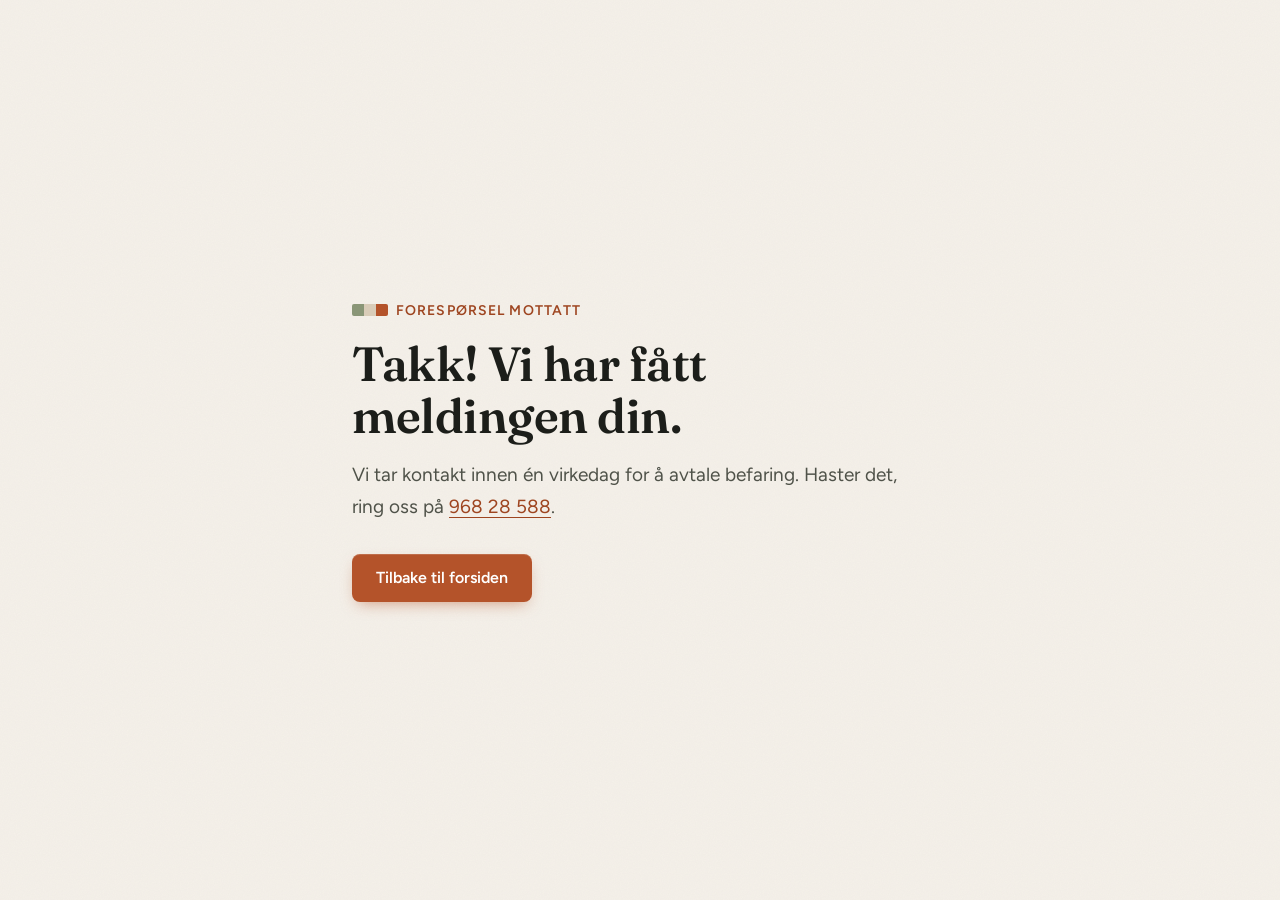
<file: takk.html>
<!DOCTYPE html>
<html lang="nb">
<head>
  <meta charset="UTF-8">
  <meta name="viewport" content="width=device-width, initial-scale=1">
  <!-- Kvitteringsside for skjemaet når JavaScript er slått av (FormSubmit sender hit via _next) -->
  <title>Takk for henvendelsen | V.Z Entreprenør</title>
  <meta name="robots" content="noindex">
  <link rel="icon" href="favicon.ico" sizes="48x48">
  <link rel="icon" href="assets/img/favicon.svg" type="image/svg+xml">
  <link rel="preconnect" href="https://fonts.googleapis.com">
  <link rel="preconnect" href="https://fonts.gstatic.com" crossorigin>
  <link rel="stylesheet" href="https://fonts.googleapis.com/css2?family=Figtree:wght@400;500;600;700&family=Fraunces:opsz,wght@9..144,500;9..144,600&display=swap">
  <link rel="stylesheet" href="assets/css/styles.css">
</head>
<body>
  <main class="section thanks">
    <div class="container thanks__inner">
      <p class="eyebrow"><span class="swatches" aria-hidden="true"></span>Forespørsel mottatt</p>
      <h1 class="section-title">Takk! Vi har fått meldingen din.</h1>
      <p class="section-lead">Vi tar kontakt innen én virkedag for å avtale befaring. Haster det, ring oss på <a href="tel:+4796828588">968 28 588</a>.</p>
      <a class="btn btn--primary" href="./">Tilbake til forsiden</a>
    </div>
  </main>
</body>
</html>
</file>
<file: assets/css/styles.css>
/* ==========================================================================
   V.Z Entreprenør – stilark
   --------------------------------------------------------------------------
   Oppbygging:
     1. Designtokens (farger, typografi, avstander, skygger)
     2. Reset og grunnstiler
     3. Layout-hjelpere
     4. Komponenter (knapper, lister, tagger, ikoner)
     5. Seksjoner i rekkefølge: header → hero → tillit → tjenester → prosess
        → prosjekter → om oss → omtaler → FAQ → kontakt → footer → lysboks
     6. Bevegelse og tilgjengelighet
   Mobil først: grunnstilene gjelder små skjermer, og media queries bygger opp
   (min-width) ved 480, 768, 1024 og 1280 px.
   ========================================================================== */


/* 1. DESIGNTOKENS
   ========================================================================== */
:root {
  /* Farger hentet fra materialene i prosjektbildene:
     kalkpuss (paper), sand, salviegrønn (moss) og terrakotta (clay). */
  --ink: #1c1e1a;          /* Tekst og mørke flater */
  --ink-soft: #4f5249;     /* Sekundærtekst – 7.3:1 mot paper */
  --paper: #f5f1ea;        /* Hovedbakgrunn */
  --paper-raised: #fbf9f5; /* Kort og skjema */
  --sand: #ebe3d6;         /* Alternerende seksjoner */
  --sand-deep: #d9ccb8;    /* Linjer og rammer */
  --moss: #2f3a2e;         /* Mørk seksjon (prosess) */
  --moss-soft: #3c4a3a;
  --sage: #8a9677;         /* Dekor */
  --clay: #b4532a;         /* Primær handling – hvit tekst 5.0:1 */
  --clay-hover: #9a4522;
  --clay-text: #9e4520;    /* Terrakotta som tekst – 5.6:1 mot paper */
  --clay-light: #e6a07c;   /* Terrakotta på mørk bakgrunn */
  --success: #2f6b3a;
  --danger: #a3261b;
  --white: #fff;

  /* Typografi */
  --font-display: "Fraunces", Georgia, "Times New Roman", serif;
  --font-body: "Figtree", system-ui, -apple-system, "Segoe UI", Roboto, sans-serif;

  /* Typeskala (flytende, ca. 1.25 på mobil → 1.333 på desktop) */
  --text-xs: 0.75rem;                                    /* 12 */
  --text-sm: 0.875rem;                                   /* 14 */
  --text-base: 1rem;                                     /* 16 */
  --text-md: clamp(1.0625rem, 1rem + 0.25vw, 1.1875rem); /* 17–19 */
  --text-lg: clamp(1.25rem, 1.15rem + 0.4vw, 1.5rem);    /* 20–24 */
  --text-xl: clamp(1.5rem, 1.3rem + 0.9vw, 2rem);        /* 24–32 */
  --text-2xl: clamp(2rem, 1.55rem + 2vw, 3rem);          /* 32–48 */
  --text-3xl: clamp(2.5rem, 1.7rem + 3.4vw, 4.25rem);    /* 40–68 */

  --leading-tight: 1.1;
  --leading-snug: 1.3;
  --leading-body: 1.65;

  /* Avstander: 8-punkts system. Tallet = antall 8 px (space-3 = 24 px). */
  --space-half: 0.25rem; /* 4 */
  --space-1: 0.5rem;     /* 8 */
  --space-2: 1rem;       /* 16 */
  --space-3: 1.5rem;     /* 24 */
  --space-4: 2rem;       /* 32 */
  --space-5: 2.5rem;     /* 40 */
  --space-6: 3rem;       /* 48 */
  --space-8: 4rem;       /* 64 */
  --space-10: 5rem;      /* 80 */
  --space-12: 6rem;      /* 96 */
  --space-16: 8rem;      /* 128 */

  --section-y: var(--space-8);
  --gutter: var(--space-2);
  --container: 72rem; /* 1152 */
  --header-h: 4.5rem; /* 72 */

  /* Form */
  --radius-sm: 4px;
  --radius: 8px;
  --radius-lg: 16px;
  --radius-pill: 999px;

  /* Varme, lagdelte skygger (brun undertone i stedet for ren svart) */
  --shadow-1: 0 1px 2px rgb(60 40 20 / 0.06), 0 2px 6px rgb(60 40 20 / 0.05);
  --shadow-2: 0 2px 4px rgb(60 40 20 / 0.05), 0 12px 28px -8px rgb(60 40 20 / 0.18);
  --shadow-3: 0 4px 8px rgb(60 40 20 / 0.06), 0 24px 48px -12px rgb(60 40 20 / 0.28);

  --ease: cubic-bezier(0.2, 0.7, 0.2, 1);
  --dur: 220ms;

  /* Subtil papir-/pusstekstur (SVG-støy, < 1 kB) */
  --texture: url("data:image/svg+xml,%3Csvg xmlns='http://www.w3.org/2000/svg' width='220' height='220'%3E%3Cfilter id='n'%3E%3CfeTurbulence type='fractalNoise' baseFrequency='.85' numOctaves='3' stitchTiles='stitch'/%3E%3CfeColorMatrix values='0 0 0 0 .35 0 0 0 0 .28 0 0 0 0 .2 0 0 0 .55 0'/%3E%3C/filter%3E%3Crect width='100%25' height='100%25' filter='url(%23n)' opacity='.09'/%3E%3C/svg%3E");
}

@media (min-width: 768px) {
  :root {
    --section-y: var(--space-12);
    --gutter: var(--space-4);
    --header-h: 5rem; /* 80 */
  }
}

@media (min-width: 1280px) {
  :root { --section-y: var(--space-16); }
}


/* 2. RESET OG GRUNNSTILER
   ========================================================================== */
*,
*::before,
*::after { box-sizing: border-box; }

* { margin: 0; }

html {
  -webkit-text-size-adjust: 100%;
  scroll-behavior: smooth;
  scroll-padding-top: calc(var(--header-h) + var(--space-2));
}

body {
  min-height: 100vh;
  font-family: var(--font-body);
  font-size: var(--text-base);
  line-height: var(--leading-body);
  color: var(--ink);
  background-color: var(--paper);
  background-image: var(--texture);
  -webkit-font-smoothing: antialiased;
  text-rendering: optimizeLegibility;
}

body.is-locked { overflow: hidden; }

img,
picture,
svg { display: block; max-width: 100%; }

img { height: auto; }

h1, h2, h3 {
  font-family: var(--font-display);
  font-weight: 600;
  line-height: var(--leading-snug);
  letter-spacing: -0.01em;
  text-wrap: balance;
}

p { text-wrap: pretty; }

ul[class],
ol[class] { list-style: none; padding: 0; }

a { color: inherit; }

a:not([class]) {
  color: var(--clay-text);
  text-decoration-thickness: 1px;
  text-underline-offset: 0.2em;
}

a:not([class]):hover { text-decoration-thickness: 2px; }

button,
input,
select,
textarea { font: inherit; color: inherit; }

button { cursor: pointer; }

address { font-style: normal; }

:focus-visible {
  outline: 3px solid var(--clay);
  outline-offset: 3px;
  border-radius: var(--radius-sm);
}

::selection { background: var(--clay); color: var(--white); }


/* 3. LAYOUT-HJELPERE
   ========================================================================== */
.container {
  width: 100%;
  max-width: calc(var(--container) + 2 * var(--gutter));
  margin-inline: auto;
  padding-inline: var(--gutter);
}

.section { padding-block: var(--section-y); }

.section--sand {
  background-color: var(--sand);
  background-image: var(--texture);
}

.section--dark {
  background-color: var(--moss);
  color: var(--paper);
}

.section-head {
  max-width: 40rem;
  margin-bottom: var(--space-6);
}

.section-title {
  font-size: var(--text-2xl);
  line-height: var(--leading-tight);
  margin-bottom: var(--space-2);
}

.section-lead {
  font-size: var(--text-md);
  color: var(--ink-soft);
}

.section--dark .section-lead { color: rgb(245 241 234 / 0.78); }

.visually-hidden {
  position: absolute !important;
  width: 1px;
  height: 1px;
  padding: 0;
  margin: -1px;
  overflow: hidden;
  clip: rect(0 0 0 0);
  white-space: nowrap;
  border: 0;
}

.sprite { display: none; }

.skip-link {
  position: absolute;
  left: var(--space-2);
  top: -100px;
  z-index: 200;
  padding: var(--space-1) var(--space-2);
  background: var(--ink);
  color: var(--paper);
  border-radius: var(--radius);
  font-weight: 600;
}

.skip-link:focus { top: var(--space-2); }


/* 4. KOMPONENTER
   ========================================================================== */

/* Ikoner (inline SVG via <use>) */
.icon {
  width: 1.25em;
  height: 1.25em;
  flex-shrink: 0;
  fill: none;
  stroke: currentColor;
  stroke-width: 2;
  stroke-linecap: round;
  stroke-linejoin: round;
}

/* Overlinje med tre fargeprøver – en signaturdetalj fra malerens fargekart */
.eyebrow {
  display: inline-flex;
  align-items: center;
  gap: var(--space-1);
  margin-bottom: var(--space-2);
  font-size: var(--text-sm);
  font-weight: 600;
  letter-spacing: 0.08em;
  text-transform: uppercase;
  color: var(--clay-text);
}

.eyebrow--light { color: var(--clay-light); }

.swatches {
  display: inline-block;
  width: 36px;
  height: 12px;
  border-radius: 2px;
  background: linear-gradient(90deg, var(--sage) 0 33.3%, var(--sand-deep) 0 66.6%, var(--clay) 0);
}

/* Knapper: én primær stil (terrakotta). Sekundære handlinger er tekstlenker,
   så det aldri er tvil om hva hovedhandlingen er. */
.btn {
  --btn-pad-y: var(--space-2);
  --btn-pad-x: var(--space-3);
  display: inline-flex;
  align-items: center;
  justify-content: center;
  gap: var(--space-1);
  min-height: 48px; /* Stort nok trykkmål på mobil */
  padding: var(--btn-pad-y) var(--btn-pad-x);
  border: 0;
  border-radius: var(--radius);
  font-weight: 600;
  font-size: var(--text-base);
  line-height: 1;
  text-decoration: none;
  transition: background-color var(--dur) var(--ease), transform var(--dur) var(--ease), box-shadow var(--dur) var(--ease);
}

.btn .icon { transition: transform var(--dur) var(--ease); }

.btn--primary {
  background: var(--clay);
  color: var(--white);
  box-shadow: 0 1px 0 rgb(255 255 255 / 0.15) inset, 0 6px 16px -6px rgb(180 83 42 / 0.6);
}

.btn--primary:hover {
  background: var(--clay-hover);
  transform: translateY(-1px);
  box-shadow: 0 1px 0 rgb(255 255 255 / 0.15) inset, 0 10px 22px -8px rgb(180 83 42 / 0.7);
}

.btn--primary:hover .icon { transform: translateX(3px); }

.btn--primary:active { transform: translateY(0); }

.btn--sm { --btn-pad-y: var(--space-1); --btn-pad-x: var(--space-2); min-height: 40px; font-size: var(--text-sm); }

.btn--lg { --btn-pad-x: var(--space-4); min-height: 56px; font-size: var(--text-md); }

.btn--block { width: 100%; }

.link-quiet {
  color: var(--ink-soft);
  text-decoration: none;
  font-size: var(--text-base);
}

.link-quiet strong { color: var(--ink); border-bottom: 1px solid var(--sand-deep); transition: border-color var(--dur) var(--ease); }

.link-quiet:hover strong { border-color: var(--clay); }

/* Sjekkliste */
.checklist { display: grid; gap: var(--space-1); }

.checklist li { display: flex; align-items: flex-start; gap: var(--space-1); }

.checklist .icon { width: 1.125rem; height: 1.125rem; margin-top: 0.2em; color: var(--success); stroke-width: 2.5; }

.checklist--compact { font-size: var(--text-sm); gap: var(--space-half); }

.tag {
  display: inline-block;
  padding: var(--space-half) var(--space-1);
  border: 1px solid var(--sand-deep);
  border-radius: var(--radius-pill);
  font-size: var(--text-xs);
  font-weight: 600;
  letter-spacing: 0.04em;
  text-transform: uppercase;
  color: var(--ink-soft);
}

/* Plassholder-etikett: fjern class="is-placeholder" når innholdet er ekte */
.is-placeholder { position: relative; }

.is-placeholder::after {
  content: "Plassholder";
  position: absolute;
  top: var(--space-1);
  right: var(--space-1);
  padding: 2px 6px;
  border: 1px dashed currentColor;
  border-radius: var(--radius-sm);
  font-family: var(--font-body);
  font-size: 0.625rem;
  font-weight: 700;
  letter-spacing: 0.06em;
  text-transform: uppercase;
  opacity: 0.55;
  pointer-events: none;
}


/* 5a. HEADER OG NAVIGASJON
   ========================================================================== */
.site-header {
  position: sticky;
  top: 0;
  z-index: 100;
  height: var(--header-h);
  border-bottom: 1px solid transparent;
  transition: border-color var(--dur) var(--ease), box-shadow var(--dur) var(--ease);
}

/* Uskarp bakgrunn på et pseudo-element: backdrop-filter direkte på headeren
   ville gjort den til «containing block» for den faste mobilmenyen. */
.site-header::before {
  content: "";
  position: absolute;
  inset: 0;
  z-index: -1;
  background: rgb(245 241 234 / 0.9);
  backdrop-filter: saturate(1.4) blur(10px);
  -webkit-backdrop-filter: saturate(1.4) blur(10px);
}

.site-header.is-scrolled {
  border-bottom-color: rgb(217 204 184 / 0.7);
  box-shadow: 0 6px 20px -12px rgb(60 40 20 / 0.25);
}

.site-header__inner {
  display: flex;
  align-items: center;
  justify-content: space-between;
  gap: var(--space-2);
  height: 100%;
}

.brand {
  display: inline-flex;
  align-items: center;
  gap: var(--space-1);
  text-decoration: none;
  flex-shrink: 0;
}

.brand__mark { width: auto; height: 32px; }

.brand__text { display: flex; flex-direction: column; line-height: 1.15; }

.brand__name { font-family: var(--font-display); font-weight: 600; font-size: var(--text-md); }

.brand__tag { font-size: var(--text-xs); color: var(--ink-soft); letter-spacing: 0.02em; }

.brand--light .brand__tag { color: rgb(245 241 234 / 0.7); }

/* Menyknapp (kun mobil/nettbrett) */
.nav-toggle {
  display: inline-grid;
  place-items: center;
  width: 48px;
  height: 48px;
  margin-right: calc(var(--space-1) * -1);
  border: 0;
  border-radius: var(--radius);
  background: transparent;
  position: relative;
  z-index: 120;
}

.nav-toggle .icon { width: 26px; height: 26px; }

.nav-toggle:hover { background: var(--sand); }

/* Mobilmeny: panel som glir inn fra høyre. visibility:hidden når lukket,
   slik at lenkene ikke kan nås med Tab. */
.site-nav {
  position: fixed;
  inset: 0 0 0 auto;
  z-index: 110;
  width: min(22rem, 88vw);
  display: flex;
  flex-direction: column;
  gap: var(--space-4);
  padding: calc(var(--header-h) + var(--space-2)) var(--space-3) var(--space-4);
  background: var(--paper-raised);
  box-shadow: var(--shadow-3);
  overflow-y: auto;
  transform: translateX(100%);
  visibility: hidden;
  transition: transform 300ms var(--ease), visibility 0s linear 300ms;
}

.site-nav.is-open {
  transform: none;
  visibility: visible;
  transition: transform 300ms var(--ease), visibility 0s;
}

.site-nav__list { display: grid; }

.site-nav__list a {
  display: block;
  padding: var(--space-2) 0;
  border-bottom: 1px solid var(--sand);
  font-family: var(--font-display);
  font-size: var(--text-lg);
  color: var(--ink);
  text-decoration: none;
}

.site-nav__list a.is-active { color: var(--clay-text); }

.site-nav__actions { display: grid; gap: var(--space-2); }

.site-nav__phone {
  display: inline-flex;
  align-items: center;
  gap: var(--space-1);
  font-weight: 600;
  text-decoration: none;
}

.site-nav__phone .icon { width: 1.125rem; height: 1.125rem; color: var(--clay-text); }

.nav-backdrop {
  position: fixed;
  inset: 0;
  z-index: 90; /* under headeren (100), som inneholder selve menypanelet */
  background: rgb(28 30 26 / 0.45);
  animation: fade-in 200ms var(--ease);
}

@media (min-width: 480px) {
  .brand__mark { height: 40px; }
}

/* Desktop: vanlig horisontal meny */
@media (min-width: 1024px) {
  .nav-toggle,
  .nav-backdrop { display: none; }

  .site-nav {
    position: static;
    width: auto;
    flex-direction: row;
    align-items: center;
    gap: var(--space-4);
    padding: 0;
    background: none;
    box-shadow: none;
    overflow: visible;
    transform: none;
    visibility: visible;
    transition: none;
  }

  .site-nav__list { display: flex; gap: var(--space-3); }

  .site-nav__list a {
    position: relative;
    padding: var(--space-1) 0;
    border: 0;
    font-family: var(--font-body);
    font-size: var(--text-sm);
    font-weight: 500;
    color: var(--ink-soft);
    transition: color var(--dur) var(--ease);
  }

  /* Understrek som «males» inn fra venstre */
  .site-nav__list a::after {
    content: "";
    position: absolute;
    left: 0;
    right: 0;
    bottom: 2px;
    height: 2px;
    background: var(--clay);
    transform: scaleX(0);
    transform-origin: left;
    transition: transform var(--dur) var(--ease);
  }

  .site-nav__list a:hover,
  .site-nav__list a.is-active { color: var(--ink); }

  .site-nav__list a:hover::after,
  .site-nav__list a.is-active::after { transform: scaleX(1); }

  .site-nav__actions { display: flex; align-items: center; gap: var(--space-3); }

  .site-nav__phone { font-size: var(--text-sm); }
}


/* 5b. HERO
   ========================================================================== */
.hero { padding-block: var(--space-5) var(--space-8); }

.hero__grid { display: grid; gap: var(--space-6); align-items: center; }

.hero__title {
  font-size: var(--text-3xl);
  line-height: 1.04;
  letter-spacing: -0.02em;
  margin-bottom: var(--space-3);
  max-width: 14ch;
}

.hero__lead {
  font-size: var(--text-md);
  color: var(--ink-soft);
  max-width: 34rem;
  margin-bottom: var(--space-4);
}

.hero__actions {
  display: flex;
  flex-direction: column;
  align-items: flex-start;
  gap: var(--space-2);
  margin-bottom: var(--space-4);
}

.hero__actions .btn { width: 100%; }

.hero__checks {
  padding-top: var(--space-3);
  border-top: 1px solid var(--sand-deep);
  font-size: var(--text-sm);
  font-weight: 500;
}

.hero__media { position: relative; }

/* Sandfarget flate bak bildet – gir dybde og en taktil, «lagvis» følelse */
.hero__media::before {
  content: "";
  position: absolute;
  /* Mobil: stikker bare 8 px ut, så den holder seg innenfor 16 px sidemarg */
  inset: var(--space-2) calc(var(--space-1) * -1) calc(var(--space-1) * -1) var(--space-2);
  border-radius: var(--radius-lg);
  background: var(--sand);
  z-index: -1;
}

@media (min-width: 768px) {
  .hero__media::before { inset: var(--space-3) calc(var(--space-3) * -1) calc(var(--space-3) * -1) var(--space-3); }
}

.hero__media img {
  width: 100%;
  aspect-ratio: 4 / 3;
  object-fit: cover;
  object-position: 50% 30%;
  border-radius: var(--radius-lg);
  box-shadow: var(--shadow-2);
}

.hero__caption {
  position: relative;
  margin: calc(var(--space-4) * -1) var(--space-2) 0;
  padding: var(--space-2) var(--space-3);
  max-width: 22rem;
  background: var(--paper-raised);
  border-left: 4px solid var(--clay);
  border-radius: var(--radius);
  box-shadow: var(--shadow-2);
  font-size: var(--text-sm);
  color: var(--ink-soft);
}

.hero__caption strong { display: block; color: var(--ink); }

@media (min-width: 480px) {
  .hero__actions { flex-direction: row; align-items: center; gap: var(--space-3); }
  .hero__actions .btn { width: auto; }
  .hero__checks { display: flex; flex-wrap: wrap; gap: var(--space-1) var(--space-3); }
}

@media (min-width: 768px) {
  .hero { padding-block: var(--space-8) var(--space-10); }
  .hero__media img { aspect-ratio: 16 / 10; }
}

@media (min-width: 1024px) {
  .hero { padding-block: var(--space-8) var(--space-12); }
  .hero__grid { grid-template-columns: 1.15fr 0.85fr; gap: var(--space-8); }
  .hero__media img { aspect-ratio: 4 / 5; }
  .hero__caption {
    position: absolute;
    left: calc(var(--space-6) * -1);
    bottom: var(--space-5);
    margin: 0;
  }
}


/* 5c. TILLITSLINJE
   ========================================================================== */
.trust {
  background: var(--ink);
  color: var(--paper);
}

.trust__list {
  display: grid;
  grid-template-columns: repeat(2, 1fr);
}

.trust__item {
  display: flex;
  flex-direction: column-reverse; /* tallet først visuelt, etiketten først for skjermleser (dt → dd) */
  gap: var(--space-half);
  padding: var(--space-3) var(--space-2);
  border-color: rgb(245 241 234 / 0.12);
  border-style: solid;
  border-width: 0 0 1px;
}

.trust__item:nth-child(odd) { border-right-width: 1px; }

.trust__item:nth-last-child(-n + 2) { border-bottom-width: 0; }

.trust__item dt { font-size: var(--text-sm); color: rgb(245 241 234 / 0.72); }

.trust__item dd {
  font-family: var(--font-display);
  font-size: var(--text-xl);
  font-weight: 600;
  line-height: 1.1;
}

.trust__item dd a { color: var(--clay-light); text-decoration: none; border-bottom: 1px solid rgb(230 160 124 / 0.5); transition: border-color var(--dur) var(--ease); }

.trust__item dd a:hover { border-color: var(--clay-light); }

@media (min-width: 768px) {
  .trust__list { grid-template-columns: repeat(4, 1fr); }
  .trust__item { padding: var(--space-4) var(--space-3); border-width: 0 1px 0 0 !important; }
  .trust__item:last-child { border-right-width: 0 !important; }
}


/* 5d. TJENESTER
   ========================================================================== */
.services { display: grid; gap: var(--space-4); }

.service-card {
  display: flex;
  flex-direction: column;
  background: var(--paper-raised);
  border: 1px solid rgb(217 204 184 / 0.6);
  border-radius: var(--radius-lg);
  overflow: hidden;
  box-shadow: var(--shadow-1);
  transition: transform 300ms var(--ease), box-shadow 300ms var(--ease);
}

.service-card:hover { transform: translateY(-4px); box-shadow: var(--shadow-3); }

.service-card__media { overflow: hidden; }

.service-card__media img {
  width: 100%;
  aspect-ratio: 16 / 10;
  object-fit: cover;
  transition: transform 600ms var(--ease);
}

.service-card:hover .service-card__media img { transform: scale(1.04); }

.service-card__body {
  position: relative;
  display: flex;
  flex-direction: column;
  flex: 1;
  gap: var(--space-2);
  padding: var(--space-5) var(--space-3) var(--space-3);
}

.service-card__icon {
  position: absolute;
  top: 0;
  left: var(--space-3);
  transform: translateY(-50%);
  display: grid;
  place-items: center;
  width: 56px;
  height: 56px;
  border-radius: var(--radius);
  background: var(--clay);
  color: var(--white);
  box-shadow: var(--shadow-2);
}

.service-card__icon .icon { width: 26px; height: 26px; }

.service-card__title { font-size: var(--text-xl); }

.service-card__body > p { color: var(--ink-soft); }

.card-link {
  display: inline-flex;
  align-items: center;
  gap: var(--space-1);
  margin-top: auto;
  padding-top: var(--space-2);
  border-top: 1px solid var(--sand);
  font-weight: 600;
  color: var(--clay-text);
  text-decoration: none;
}

.card-link .icon { width: 1.1rem; height: 1.1rem; transition: transform var(--dur) var(--ease); }

.card-link:hover .icon { transform: translateX(4px); }

@media (min-width: 768px) {
  .services { grid-template-columns: repeat(2, 1fr); }
}

@media (min-width: 1024px) {
  .services { grid-template-columns: repeat(3, 1fr); gap: var(--space-3); }
}


/* 5e. PROSESS
   ========================================================================== */
.section--dark { background-image: var(--texture); }

.process {
  display: grid;
  gap: var(--space-2);
  counter-reset: step;
}

.process__step {
  position: relative;
  display: flex;
  flex-direction: column;
  gap: var(--space-1);
  padding: var(--space-4) var(--space-3) var(--space-3);
  background: var(--moss-soft);
  border: 1px solid rgb(245 241 234 / 0.08);
  border-radius: var(--radius-lg);
  transition: border-color var(--dur) var(--ease), background-color var(--dur) var(--ease);
}

.process__step:hover { border-color: rgb(230 160 124 / 0.45); }

.process__num {
  font-family: var(--font-display);
  font-size: var(--text-2xl);
  line-height: 1;
  color: var(--clay-light);
  margin-bottom: var(--space-1);
}

.process__title { font-size: var(--text-lg); color: var(--paper); }

.process__step p { color: rgb(245 241 234 / 0.8); font-size: var(--text-sm); }

.process__step .process__meta {
  display: flex;
  align-items: center;
  gap: var(--space-1);
  margin-top: auto;
  padding-top: var(--space-2);
  border-top: 1px solid rgb(245 241 234 / 0.12);
  font-weight: 600;
  color: var(--paper);
}

.process__meta .icon { width: 1rem; height: 1rem; color: var(--clay-light); }

@media (min-width: 768px) {
  .process { grid-template-columns: repeat(2, 1fr); gap: var(--space-3); }
}

@media (min-width: 1024px) {
  .process { grid-template-columns: repeat(4, 1fr); }

  /* Tynn linje som binder stegene sammen */
  .process__step:not(:last-child)::after {
    content: "";
    position: absolute;
    top: calc(var(--space-4) + 1.2rem);
    right: calc(var(--space-3) * -1);
    width: var(--space-3);
    height: 2px;
    background: rgb(230 160 124 / 0.5);
  }
}


/* 5f. PROSJEKTER (CASE)
   ========================================================================== */
.cases { display: grid; gap: var(--space-10); }

.case { display: grid; gap: var(--space-4); align-items: start; }

.case__gallery { display: grid; gap: var(--space-1); }

.case__main {
  position: relative;
  display: block;
  width: 100%;
  padding: 0;
  border: 0;
  border-radius: var(--radius-lg);
  overflow: hidden;
  background: var(--sand);
  box-shadow: var(--shadow-2);
  cursor: zoom-in;
}

.case__main img {
  width: 100%;
  aspect-ratio: 4 / 3;
  object-fit: cover;
  transition: transform 600ms var(--ease), opacity 250ms var(--ease);
}

.case__main:hover img { transform: scale(1.02); }

.case__main img.is-swapping { opacity: 0; }

.case__zoom {
  position: absolute;
  right: var(--space-2);
  bottom: var(--space-2);
  display: grid;
  place-items: center;
  width: 40px;
  height: 40px;
  border-radius: var(--radius-pill);
  background: rgb(251 249 245 / 0.92);
  color: var(--ink);
  box-shadow: var(--shadow-1);
  transition: transform var(--dur) var(--ease);
}

.case__zoom .icon { width: 18px; height: 18px; }

.case__main:hover .case__zoom { transform: scale(1.08); }

.case__thumbs {
  display: grid;
  grid-template-columns: repeat(4, 1fr);
  gap: var(--space-1);
}

.case__thumb {
  display: block;
  width: 100%;
  padding: 0;
  border: 2px solid transparent;
  border-radius: var(--radius);
  overflow: hidden;
  background: var(--sand);
  opacity: 0.7;
  transition: opacity var(--dur) var(--ease), border-color var(--dur) var(--ease);
}

.case__thumb img { width: 100%; aspect-ratio: 1; object-fit: cover; }

.case__thumb:hover { opacity: 1; }

.case__thumb[aria-pressed="true"] { opacity: 1; border-color: var(--clay); }

.case__tags { display: flex; flex-wrap: wrap; gap: var(--space-1); margin-bottom: var(--space-2); }

.case__title { font-size: var(--text-xl); margin-bottom: var(--space-2); }

.case__body > p { color: var(--ink-soft); }

.case__facts {
  display: grid;
  gap: var(--space-1);
  margin-block: var(--space-3);
  padding-block: var(--space-2);
  border-block: 1px solid var(--sand-deep);
  font-size: var(--text-sm);
}

.case__facts div { display: grid; grid-template-columns: 7rem 1fr; gap: var(--space-2); }

.case__facts dt { font-weight: 600; }

.case__facts dd { color: var(--ink-soft); }

.case__body .case__caption {
  padding-left: var(--space-2);
  border-left: 3px solid var(--clay);
  font-size: var(--text-sm);
  font-style: italic;
  color: var(--ink);
}

@media (min-width: 1024px) {
  .case { grid-template-columns: 1.35fr 1fr; gap: var(--space-8); align-items: center; }
  .case--flip .case__gallery { order: 2; }
}


/* 5g. OM OSS
   ========================================================================== */
.about { display: grid; gap: var(--space-6); align-items: start; }

.about__media { position: relative; max-width: 28rem; }

.about__media img {
  width: 100%;
  aspect-ratio: 4 / 5;
  object-fit: cover;
  border-radius: var(--radius-lg);
  box-shadow: var(--shadow-2);
}

/* Terrakotta-ramme forskjøvet bak bildet */
.about__media::before {
  content: "";
  position: absolute;
  inset: calc(var(--space-2) * -1) var(--space-2) var(--space-2) calc(var(--space-2) * -1);
  border: 2px solid var(--clay);
  border-radius: var(--radius-lg);
  z-index: 0;
}

.about__media picture { position: relative; z-index: 1; }

.values {
  display: grid;
  gap: var(--space-2);
  margin-top: var(--space-4);
}

.values__item {
  padding: var(--space-3);
  background: var(--paper-raised);
  border-radius: var(--radius);
  box-shadow: var(--shadow-1);
}

.values__title {
  font-size: var(--text-md);
  margin-bottom: var(--space-half);
}

.values__item p { font-size: var(--text-sm); color: var(--ink-soft); }

@media (min-width: 768px) {
  .about__media { margin-left: var(--space-2); }
  .values { grid-template-columns: repeat(2, 1fr); }
}

@media (min-width: 1024px) {
  .about { grid-template-columns: 0.8fr 1.2fr; gap: var(--space-10); align-items: center; }
  .about__media { position: sticky; top: calc(var(--header-h) + var(--space-4)); }
}


/* 5h. OMTALER
   ========================================================================== */
.reviews { display: grid; gap: var(--space-3); }

.review {
  display: flex;
  flex-direction: column;
  gap: var(--space-3);
  padding: var(--space-4) var(--space-3) var(--space-3);
  background: var(--paper-raised);
  border: 1px solid rgb(217 204 184 / 0.6);
  border-radius: var(--radius-lg);
  box-shadow: var(--shadow-1);
}

.review__mark {
  width: 32px;
  height: 32px;
  fill: var(--clay);
  stroke: none;
  opacity: 0.85;
}

.review__quote { font-size: var(--text-md); line-height: 1.55; flex: 1; }

.review__by {
  display: flex;
  flex-direction: column;
  padding-top: var(--space-2);
  border-top: 1px solid var(--sand);
}

.review__name { font-weight: 600; }

.review__meta { font-size: var(--text-sm); color: var(--ink-soft); }

@media (min-width: 768px) {
  .reviews { grid-template-columns: repeat(2, 1fr); }
}

@media (min-width: 1024px) {
  .reviews { grid-template-columns: repeat(3, 1fr); }
}


/* 5i. FAQ (native <details>: tastatur og skjermleser fungerer uten JS)
   ========================================================================== */
.faq { display: grid; gap: var(--space-4); }

.faq__list {
  border-top: 1px solid var(--sand-deep);
}

.faq__item { border-bottom: 1px solid var(--sand-deep); }

.faq__item summary {
  display: flex;
  align-items: center;
  justify-content: space-between;
  gap: var(--space-2);
  padding: var(--space-3) 0;
  cursor: pointer;
  list-style: none;
}

.faq__item summary::-webkit-details-marker { display: none; }

.faq__item summary h3 {
  font-size: var(--text-md);
  font-weight: 600;
  transition: color var(--dur) var(--ease);
}

.faq__item summary:hover h3 { color: var(--clay-text); }

.faq__item summary .icon {
  display: grid;
  width: 32px;
  height: 32px;
  padding: 6px;
  border-radius: var(--radius-pill);
  background: var(--paper-raised);
  color: var(--clay-text);
  transition: transform 300ms var(--ease), background-color var(--dur) var(--ease);
}

.faq__item[open] summary .icon { transform: rotate(45deg); background: var(--clay); color: var(--white); }

.faq__answer {
  padding-bottom: var(--space-3);
  max-width: 44rem;
  color: var(--ink-soft);
}

@media (min-width: 1024px) {
  .faq { grid-template-columns: 0.8fr 1.2fr; gap: var(--space-10); align-items: start; }
  .faq__head { position: sticky; top: calc(var(--header-h) + var(--space-4)); margin-bottom: 0; }
}


/* 5j. KONTAKT OG SKJEMA
   ========================================================================== */
.contact { position: relative; }

.contact__grid { display: grid; gap: var(--space-6); }

.contact__channels { display: grid; gap: var(--space-2); margin-top: var(--space-4); }

.channel {
  display: flex;
  align-items: center;
  gap: var(--space-2);
  padding: var(--space-2);
  border: 1px solid var(--sand-deep);
  border-radius: var(--radius);
  text-decoration: none;
  transition: border-color var(--dur) var(--ease), background-color var(--dur) var(--ease), transform var(--dur) var(--ease);
}

a.channel:hover { border-color: var(--clay); background: var(--paper-raised); transform: translateX(2px); }

.channel__icon {
  display: grid;
  place-items: center;
  width: 44px;
  height: 44px;
  border-radius: var(--radius);
  background: var(--sand);
  color: var(--clay-text);
  flex-shrink: 0;
}

.channel__label { display: block; font-size: var(--text-sm); color: var(--ink-soft); }

.channel__value { display: block; font-weight: 600; overflow-wrap: anywhere; }

.form {
  padding: var(--space-4) var(--space-3);
  background: var(--paper-raised);
  border: 1px solid rgb(217 204 184 / 0.6);
  border-radius: var(--radius-lg);
  box-shadow: var(--shadow-3);
}

.form__title { font-size: var(--text-xl); margin-bottom: var(--space-half); }

.form__hint { font-size: var(--text-sm); color: var(--ink-soft); margin-bottom: var(--space-3); }

.form__row { display: grid; gap: 0 var(--space-2); }

.field { margin-bottom: var(--space-3); }

.field__label { display: block; margin-bottom: var(--space-1); font-weight: 600; font-size: var(--text-sm); }

.field__label span { color: var(--clay-text); }

.field__input {
  display: block;
  width: 100%;
  min-height: 48px;
  padding: 12px var(--space-2);
  background: var(--white);
  border: 1px solid #b9ab96; /* 3:1 mot hvit – synlig feltkant (WCAG 1.4.11) */
  border-radius: var(--radius);
  font-size: var(--text-base); /* 16 px hindrer auto-zoom i iOS */
  transition: border-color var(--dur) var(--ease), box-shadow var(--dur) var(--ease);
}

.field__input::placeholder { color: #857b6e; }

.field__input:hover { border-color: var(--ink-soft); }

.field__input:focus {
  outline: none;
  border-color: var(--clay);
  box-shadow: 0 0 0 4px rgb(180 83 42 / 0.18);
}

.field__input--select {
  appearance: none;
  padding-right: var(--space-5);
  background-image: url("data:image/svg+xml,%3Csvg xmlns='http://www.w3.org/2000/svg' viewBox='0 0 24 24' fill='none' stroke='%231c1e1a' stroke-width='2' stroke-linecap='round' stroke-linejoin='round'%3E%3Cpath d='m6 9 6 6 6-6'/%3E%3C/svg%3E");
  background-repeat: no-repeat;
  background-position: right var(--space-2) center;
  background-size: 18px;
}

.field__input--textarea { min-height: 140px; resize: vertical; }

.field__help { margin-top: var(--space-half); font-size: var(--text-sm); color: var(--ink-soft); }

.field__error {
  display: none;
  margin-top: var(--space-half);
  font-size: var(--text-sm);
  font-weight: 600;
  color: var(--danger);
}

.field.has-error .field__input { border-color: var(--danger); box-shadow: 0 0 0 3px rgb(163 38 27 / 0.12); }

.field.has-error .field__error { display: block; }

.form__privacy { margin-bottom: var(--space-3); font-size: var(--text-xs); color: var(--ink-soft); }

.form__honey { position: absolute; left: -9999px; width: 1px; height: 1px; overflow: hidden; }

/* Lastetilstand på send-knappen */
.btn__spinner {
  display: none;
  width: 18px;
  height: 18px;
  border: 2px solid rgb(255 255 255 / 0.4);
  border-top-color: var(--white);
  border-radius: 50%;
  animation: spin 700ms linear infinite;
}

.btn.is-loading { pointer-events: none; opacity: 0.85; }

.btn.is-loading .btn__spinner { display: inline-block; }

.form__status {
  margin-top: var(--space-3);
  padding: var(--space-2) var(--space-3);
  border-radius: var(--radius);
  font-weight: 500;
  animation: rise 300ms var(--ease);
}

.form__status:focus { outline: none; }

.form__status.is-success { background: #e4efe2; color: var(--success); border-left: 4px solid var(--success); }

.form__status.is-error { background: #f7e3df; color: var(--danger); border-left: 4px solid var(--danger); }

.form__status a { color: inherit; font-weight: 700; }

@media (min-width: 480px) {
  .form__row { grid-template-columns: 1fr 1fr; }
}

@media (min-width: 768px) {
  .form { padding: var(--space-5); }
}

@media (min-width: 1024px) {
  .contact__grid { grid-template-columns: 0.85fr 1.15fr; gap: var(--space-10); align-items: start; }
  .contact__intro { position: sticky; top: calc(var(--header-h) + var(--space-4)); }
}


/* 5k. FOOTER
   ========================================================================== */
.site-footer {
  padding-block: var(--space-8) var(--space-4);
  background: var(--ink);
  color: rgb(245 241 234 / 0.78);
  font-size: var(--text-sm);
}

.site-footer__grid { display: grid; gap: var(--space-5); padding-bottom: var(--space-6); }

.site-footer__brand { display: grid; gap: var(--space-2); justify-items: start; max-width: 22rem; }

.site-footer .brand { color: var(--paper); }

.site-footer__title {
  margin-bottom: var(--space-2);
  font-family: var(--font-body);
  font-size: var(--text-xs);
  font-weight: 700;
  letter-spacing: 0.1em;
  text-transform: uppercase;
  color: var(--clay-light);
}

.site-footer__col ul { display: grid; gap: var(--space-1); padding: 0; list-style: none; }

.site-footer a:not(.btn):not(.brand) { color: inherit; text-decoration: none; transition: color var(--dur) var(--ease); }

.site-footer a:not(.btn):not(.brand):hover { color: var(--paper); text-decoration: underline; text-underline-offset: 0.2em; }

.site-footer__bottom {
  display: flex;
  flex-wrap: wrap;
  justify-content: space-between;
  gap: var(--space-2);
  padding-top: var(--space-3);
  border-top: 1px solid rgb(245 241 234 / 0.12);
  font-size: var(--text-xs);
}

.site-footer__top { display: inline-flex; align-items: center; gap: var(--space-half); }

.icon--up { width: 14px; height: 14px; transform: rotate(-90deg); }

@media (min-width: 768px) {
  .site-footer__grid { grid-template-columns: repeat(3, 1fr); }
  .site-footer__brand { grid-column: 1 / -1; }
}

@media (min-width: 1024px) {
  .site-footer__grid { grid-template-columns: 1.6fr 1fr 1fr 1.2fr; }
  .site-footer__brand { grid-column: auto; }
}


/* 5l. LYSBOKS
   ========================================================================== */
.lightbox {
  width: min(64rem, calc(100vw - 2 * var(--space-2)));
  max-height: calc(100vh - 2 * var(--space-2));
  padding: 0;
  border: 0;
  border-radius: var(--radius-lg);
  background: var(--ink);
  color: var(--paper);
  overflow: hidden;
}

.lightbox[open] { animation: rise 250ms var(--ease); }

.lightbox::backdrop { background: rgb(28 30 26 / 0.8); }

.lightbox__img {
  width: 100%;
  max-height: calc(100vh - 8rem);
  object-fit: contain;
  background: #111;
}

.lightbox__caption { padding: var(--space-2) var(--space-3); font-size: var(--text-sm); }

.lightbox__close {
  position: absolute;
  top: var(--space-1);
  right: var(--space-1);
  z-index: 1;
  display: grid;
  place-items: center;
  width: 44px;
  height: 44px;
  border: 0;
  border-radius: var(--radius-pill);
  background: rgb(251 249 245 / 0.92);
  color: var(--ink);
}


/* 5m. KVITTERINGSSIDE (takk.html)
   ========================================================================== */
.thanks { min-height: 100vh; display: grid; align-items: center; }

.thanks__inner { max-width: 40rem; }

.thanks .section-lead { margin-bottom: var(--space-4); }


/* 6. BEVEGELSE OG TILGJENGELIGHET
   ========================================================================== */

/* Innhold under bretten toner inn når det scrolles fram. Klassen settes kun av
   JS, så uten JS (eller hvis skriptet feiler) er alt synlig. */
.reveal { opacity: 0; transform: translateY(16px); }

.reveal.is-visible {
  opacity: 1;
  transform: none;
  transition: opacity 600ms var(--ease), transform 600ms var(--ease);
}

@keyframes spin { to { transform: rotate(360deg); } }

@keyframes fade-in { from { opacity: 0; } }

@keyframes rise { from { opacity: 0; transform: translateY(8px); } }

@media (prefers-reduced-motion: reduce) {
  html { scroll-behavior: auto; }

  *,
  *::before,
  *::after {
    animation-duration: 0.01ms !important;
    animation-iteration-count: 1 !important;
    transition-duration: 0.01ms !important;
  }

  .reveal { opacity: 1; transform: none; }
}

@media print {
  .site-header,
  .nav-backdrop,
  .form,
  .lightbox { display: none !important; }
  body { background: none; }
}
</file>
